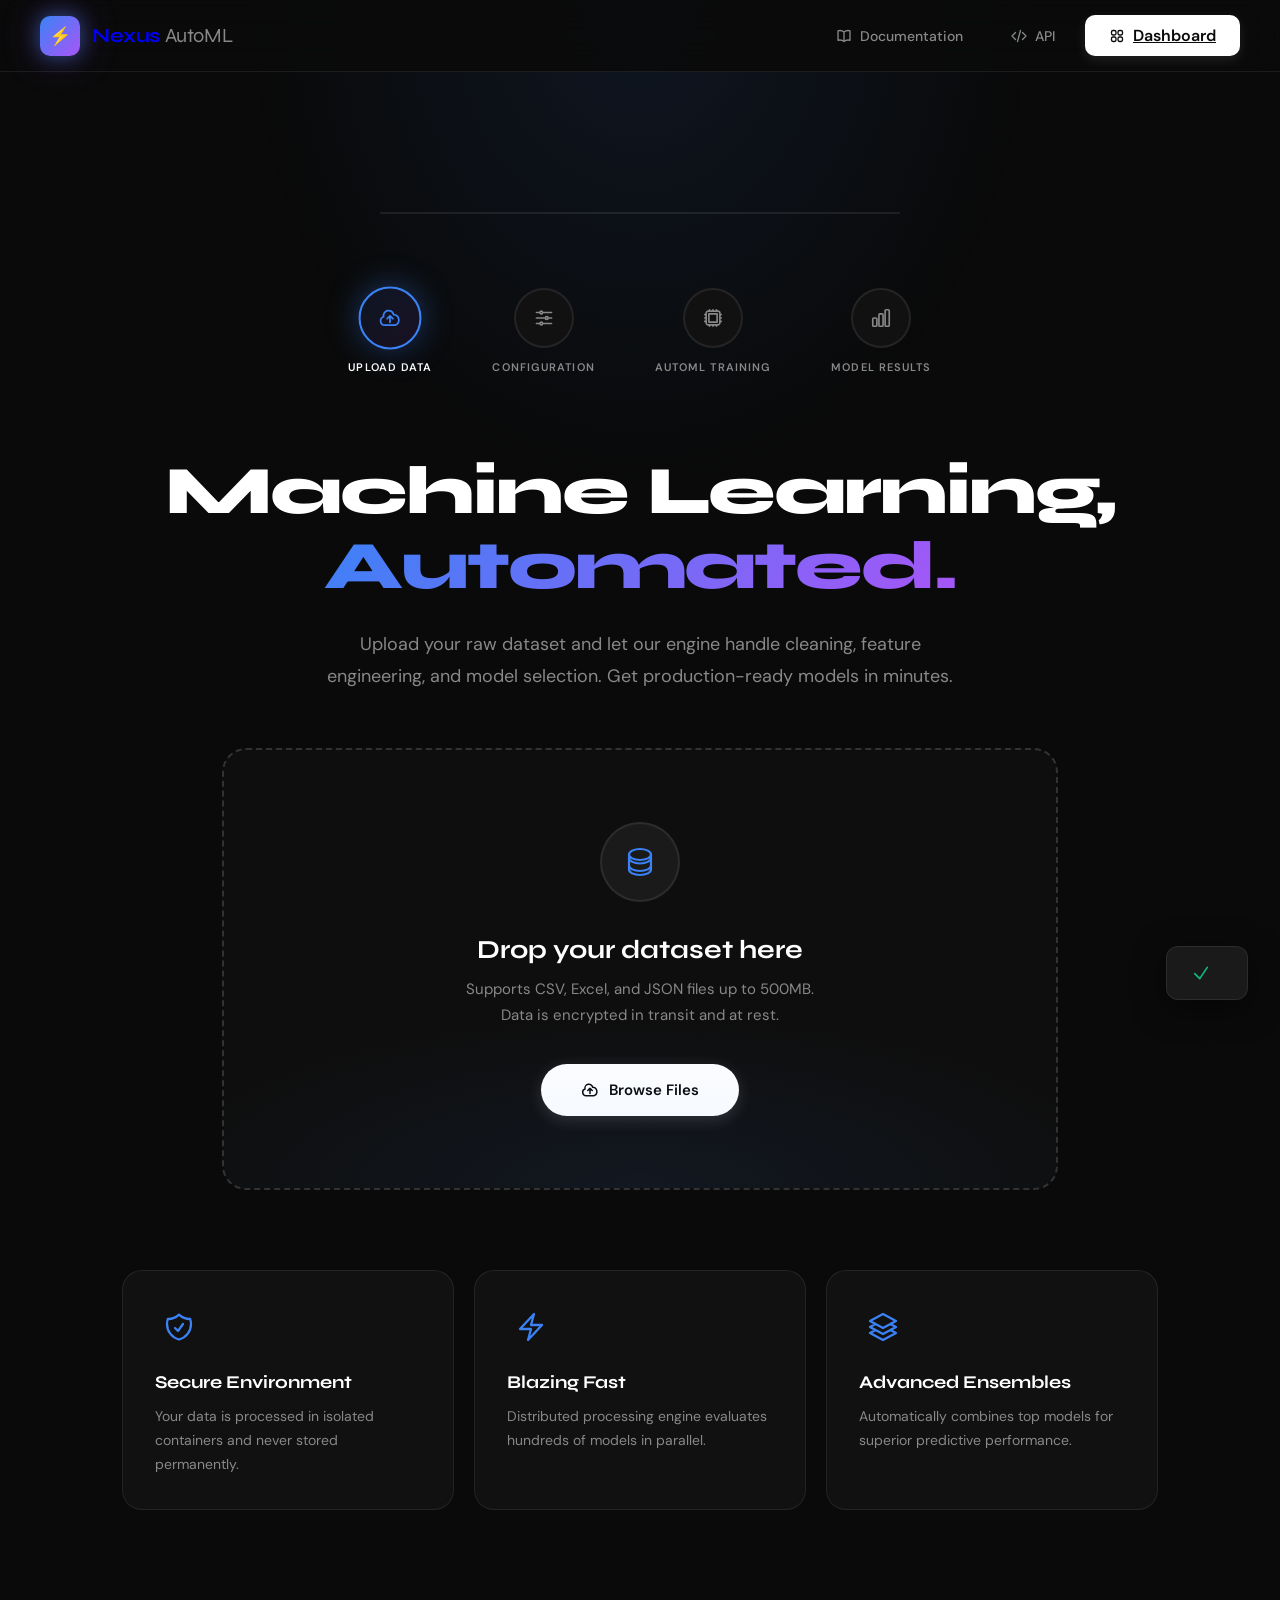
<file: automl-ui/Index.html>
<!DOCTYPE html>
<html lang="en">

<head>
  <meta charset="UTF-8" />
  <meta name="viewport" content="width=device-width, initial-scale=1.0" />
  <title>Nexus AutoML - Automated Machine Learning Platform</title>
  <link
    href="https://fonts.googleapis.com/css2?family=Syne:wght@400;600;700;800&family=DM+Sans:wght@300;400;500;600;700&display=swap"
    rel="stylesheet" />
  <link rel="stylesheet" href="Style.css" />
</head>

<body>

  <div class="bg-glow"></div>

  <!-- IMPROVED NAV -->
  <nav>
    <a href="index.html" class="nav-logo">
      <div class="logo-icon">⚡</div>
      <div class="logo-text">Nexus <span>AutoML</span></div>
    </a>
    <div class="nav-links">
      <a href="documentation.html" class="nav-link">
        <svg xmlns="http://www.w3.org/2000/svg" width="16" height="16" fill="none" viewBox="0 0 24 24"
          stroke="currentColor" stroke-width="2">
          <path stroke-linecap="round" stroke-linejoin="round"
            d="M12 6.042A8.967 8.967 0 0 0 6 3.75c-1.052 0-2.062.18-3 .512v14.25A8.987 8.987 0 0 1 6 18c2.305 0 4.408.867 6 2.292m0-14.25a8.966 8.966 0 0 1 6-2.292c1.052 0 2.062.18 3 .512v14.25A8.987 8.987 0 0 0 18 18a8.967 8.967 0 0 0-6 2.292m0-14.25v14.25" />
        </svg>
        Documentation
      </a>
      <a href="API.html" class="nav-link">
        <svg xmlns="http://www.w3.org/2000/svg" width="16" height="16" fill="none" viewBox="0 0 24 24"
          stroke="currentColor" stroke-width="2">
          <path stroke-linecap="round" stroke-linejoin="round"
            d="M17.25 6.75 22.5 12l-5.25 5.25m-10.5 0L1.5 12l5.25-5.25m7.5-3-4.5 16.5" />
        </svg>
        API
      </a>
      <a href="#" class="btn-dashboard">
        <svg xmlns="http://www.w3.org/2000/svg" width="16" height="16" fill="none" viewBox="0 0 24 24"
          stroke="currentColor" stroke-width="2">
          <path stroke-linecap="round" stroke-linejoin="round"
            d="M3.75 6A2.25 2.25 0 0 1 6 3.75h2.25A2.25 2.25 0 0 1 10.5 6v2.25a2.25 2.25 0 0 1-2.25 2.25H6a2.25 2.25 0 0 1-2.25-2.25V6ZM3.75 15.75A2.25 2.25 0 0 1 6 13.5h2.25a2.25 2.25 0 0 1 2.25 2.25V18a2.25 2.25 0 0 1-2.25 2.25H6A2.25 2.25 0 0 1 3.75 18v-2.25ZM13.5 6a2.25 2.25 0 0 1 2.25-2.25H18A2.25 2.25 0 0 1 20.25 6v2.25A2.25 2.25 0 0 1 18 10.5h-2.25a2.25 2.25 0 0 1-2.25-2.25V6ZM13.5 15.75a2.25 2.25 0 0 1 2.25-2.25H18a2.25 2.25 0 0 1 2.25 2.25V18A2.25 2.25 0 0 1 18 20.25h-2.25A2.25 2.25 0 0 1 13.5 18v-2.25Z" />
        </svg>
        Dashboard
      </a>
    </div>
  </nav>

  <main>
    <!-- STEPPER -->
    <div class="stepper-wrap">
      <div class="stepper-line">
        <div class="stepper-line-fill" id="stepperFill"></div>
      </div>
      <div class="stepper">
        <div class="step active" data-step="0">
          <div class="step-icon">
            <svg xmlns="http://www.w3.org/2000/svg" width="22" height="22" fill="none" viewBox="0 0 24 24"
              stroke="currentColor" stroke-width="1.8">
              <path stroke-linecap="round" stroke-linejoin="round"
                d="M12 16.5V9.75m0 0 3 3m-3-3-3 3M6.75 19.5a4.5 4.5 0 0 1-1.41-8.775 5.25 5.25 0 0 1 10.338-2.32 5.75 5.75 0 0 1 1.84 11.095H6.75Z" />
            </svg>
          </div>
          <span class="step-label">Upload Data</span>
        </div>
        <div class="step" data-step="1">
          <div class="step-icon">
            <svg xmlns="http://www.w3.org/2000/svg" width="22" height="22" fill="none" viewBox="0 0 24 24"
              stroke="currentColor" stroke-width="1.8">
              <path stroke-linecap="round" stroke-linejoin="round"
                d="M10.5 6h9.75M10.5 6a1.5 1.5 0 1 1-3 0m3 0a1.5 1.5 0 1 0-3 0M3.75 6H7.5m3 12h9.75m-9.75 0a1.5 1.5 0 0 1-3 0m3 0a1.5 1.5 0 0 0-3 0m-3.75 0H7.5m9-6h3.75m-3.75 0a1.5 1.5 0 0 1-3 0m3 0a1.5 1.5 0 0 0-3 0m-9.75 0h9.75" />
            </svg>
          </div>
          <span class="step-label">Configuration</span>
        </div>
        <div class="step" data-step="2">
          <div class="step-icon">
            <svg xmlns="http://www.w3.org/2000/svg" width="22" height="22" fill="none" viewBox="0 0 24 24"
              stroke="currentColor" stroke-width="1.8">
              <path stroke-linecap="round" stroke-linejoin="round"
                d="M8.25 3v1.5M4.5 8.25H3m18 0h-1.5M4.5 12H3m18 0h-1.5m-15 3.75H3m18 0h-1.5M8.25 19.5V21M12 3v1.5m0 15V21m3.75-18v1.5m0 15V21m-9-1.5h10.5a2.25 2.25 0 0 0 2.25-2.25V6.75a2.25 2.25 0 0 0-2.25-2.25H6.75A2.25 2.25 0 0 0 4.5 6.75v10.5a2.25 2.25 0 0 0 2.25 2.25Zm.75-12h9v9h-9v-9Z" />
            </svg>
          </div>
          <span class="step-label">AutoML Training</span>
        </div>
        <div class="step" data-step="3">
          <div class="step-icon">
            <svg xmlns="http://www.w3.org/2000/svg" width="22" height="22" fill="none" viewBox="0 0 24 24"
              stroke="currentColor" stroke-width="1.8">
              <path stroke-linecap="round" stroke-linejoin="round"
                d="M3 13.125C3 12.504 3.504 12 4.125 12h2.25c.621 0 1.125.504 1.125 1.125v6.75C7.5 20.496 6.996 21 6.375 21h-2.25A1.125 1.125 0 0 1 3 19.875v-6.75ZM9.75 8.625c0-.621.504-1.125 1.125-1.125h2.25c.621 0 1.125.504 1.125 1.125v11.25c0 .621-.504 1.125-1.125 1.125h-2.25a1.125 1.125 0 0 1-1.125-1.125V8.625ZM16.5 4.125c0-.621.504-1.125 1.125-1.125h2.25C20.496 3 21 3.504 21 4.125v15.75c0 .621-.504 1.125-1.125 1.125h-2.25a1.125 1.125 0 0 1-1.125-1.125V4.125Z" />
            </svg>
          </div>
          <span class="step-label">Model Results</span>
        </div>
      </div>
    </div>

    <!-- HERO -->
    <section class="hero">
      <h1>Machine Learning,<br><span class="gradient-text">Automated.</span></h1>
      <p>Upload your raw dataset and let our engine handle cleaning, feature engineering, and model selection. Get
        production-ready models in minutes.</p>
    </section>

    <!-- DROP ZONE -->
    <div class="dropzone-wrap">
      <div class="dropzone" id="dropzone">
        <div class="drop-icon-wrap">
          <svg xmlns="http://www.w3.org/2000/svg" width="32" height="32" fill="none" viewBox="0 0 24 24"
            stroke="#3b82f6" stroke-width="1.6">
            <path stroke-linecap="round" stroke-linejoin="round"
              d="M20.25 6.375c0 2.278-3.694 4.125-8.25 4.125S3.75 8.653 3.75 6.375m16.5 0c0-2.278-3.694-4.125-8.25-4.125S3.75 4.097 3.75 6.375m16.5 0v11.25c0 2.278-3.694 4.125-8.25 4.125s-8.25-1.847-8.25-4.125V6.375m16.5 2.625c0 2.278-3.694 4.125-8.25 4.125s-8.25-1.847-8.25-4.125m16.5 5.625c0 2.278-3.694 4.125-8.25 4.125s-8.25-1.847-8.25-4.125" />
          </svg>
        </div>
        <h2>Drop your dataset here</h2>
        <p>Supports CSV, Excel, and JSON files up to 500MB.<br>Data is encrypted in transit and at rest.</p>
        <button class="btn-browse" onclick="document.getElementById('fileInput').click()">
          <svg xmlns="http://www.w3.org/2000/svg" fill="none" viewBox="0 0 24 24" stroke="currentColor"
            stroke-width="2">
            <path stroke-linecap="round" stroke-linejoin="round"
              d="M12 16.5V9.75m0 0 3 3m-3-3-3 3M6.75 19.5a4.5 4.5 0 0 1-1.41-8.775 5.25 5.25 0 0 1 10.338-2.32 5.75 5.75 0 0 1 1.84 11.095H6.75Z" />
          </svg>
          Browse Files
        </button>
      </div>
      <input type="file" id="fileInput" accept=".csv,.xlsx,.xls,.json">
    </div>

    <!-- CONFIGURATION SECTION -->
    <div id="configSection" class="config-section hidden">
      <div class="config-card">
        <div class="config-header">
          <h2>Configure AutoML</h2>
          <p>Select your target variable and let the magic begin</p>
        </div>
        <div class="config-body">
          <label for="targetSelect">Target Column</label>
          <div class="select-wrapper">
            <select id="targetSelect"></select>
            <svg class="select-icon" xmlns="http://www.w3.org/2000/svg" width="20" height="20" fill="none"
              viewBox="0 0 24 24" stroke="currentColor" stroke-width="2">
              <path stroke-linecap="round" stroke-linejoin="round" d="m19.5 8.25-7.5 7.5-7.5-7.5" />
            </svg>
          </div>
          <button id="runBtn" class="btn-run">
            <svg xmlns="http://www.w3.org/2000/svg" width="18" height="18" fill="none" viewBox="0 0 24 24"
              stroke="currentColor" stroke-width="2">
              <path stroke-linecap="round" stroke-linejoin="round"
                d="M5.25 5.653c0-.856.917-1.398 1.667-.986l11.54 6.347a1.125 1.125 0 0 1 0 1.972l-11.54 6.347a1.125 1.125 0 0 1-1.667-.986V5.653Z" />
            </svg>
            Start Training
          </button>
        </div>
      </div>

      <!-- IMPROVED OUTPUT SECTION -->
      <div id="output" class="output-section" style="display:none;">
        <div class="output-container"></div>
      </div>
    </div>

    <!-- FEATURES -->
    <div class="features">
      <div class="feature-card">
        <div class="feature-icon">
          <svg xmlns="http://www.w3.org/2000/svg" fill="none" viewBox="0 0 24 24" stroke="#3b82f6" stroke-width="1.7">
            <path stroke-linecap="round" stroke-linejoin="round"
              d="M9 12.75 11.25 15 15 9.75m-3-7.036A11.959 11.959 0 0 1 3.598 6 11.99 11.99 0 0 0 3 9.749c0 5.592 3.824 10.29 9 11.623 5.176-1.332 9-6.03 9-11.622 0-1.31-.21-2.571-.598-3.751h-.152c-3.196 0-6.1-1.248-8.25-3.285Z" />
          </svg>
        </div>
        <h3>Secure Environment</h3>
        <p>Your data is processed in isolated containers and never stored permanently.</p>
      </div>
      <div class="feature-card">
        <div class="feature-icon">
          <svg xmlns="http://www.w3.org/2000/svg" fill="none" viewBox="0 0 24 24" stroke="#3b82f6" stroke-width="1.7">
            <path stroke-linecap="round" stroke-linejoin="round"
              d="m3.75 13.5 10.5-11.25L12 10.5h8.25L9.75 21.75 12 13.5H3.75Z" />
          </svg>
        </div>
        <h3>Blazing Fast</h3>
        <p>Distributed processing engine evaluates hundreds of models in parallel.</p>
      </div>
      <div class="feature-card">
        <div class="feature-icon">
          <svg xmlns="http://www.w3.org/2000/svg" fill="none" viewBox="0 0 24 24" stroke="#3b82f6" stroke-width="1.7">
            <path stroke-linecap="round" stroke-linejoin="round"
              d="M6.429 9.75 2.25 12l4.179 2.25m0-4.5 5.571 3 5.571-3m-11.142 0L2.25 7.5 12 2.25l9.75 5.25-4.179 2.25m0 0L21.75 12l-4.179 2.25m0 0 4.179 2.25L12 21.75 2.25 16.5l4.179-2.25m11.142 0-5.571 3-5.571-3" />
          </svg>
        </div>
        <h3>Advanced Ensembles</h3>
        <p>Automatically combines top models for superior predictive performance.</p>
      </div>
    </div>
  </main>

  <!-- TOAST -->
  <div class="toast" id="toast">
    <svg class="toast-icon" xmlns="http://www.w3.org/2000/svg" width="20" height="20" fill="none" viewBox="0 0 24 24"
      stroke="currentColor" stroke-width="2">
      <path stroke-linecap="round" stroke-linejoin="round" d="m4.5 12.75 6 6 9-13.5" />
    </svg>
    <span class="toast-text"></span>
  </div>

  <script src="script.js"></script>
</body>

</html>
</file>
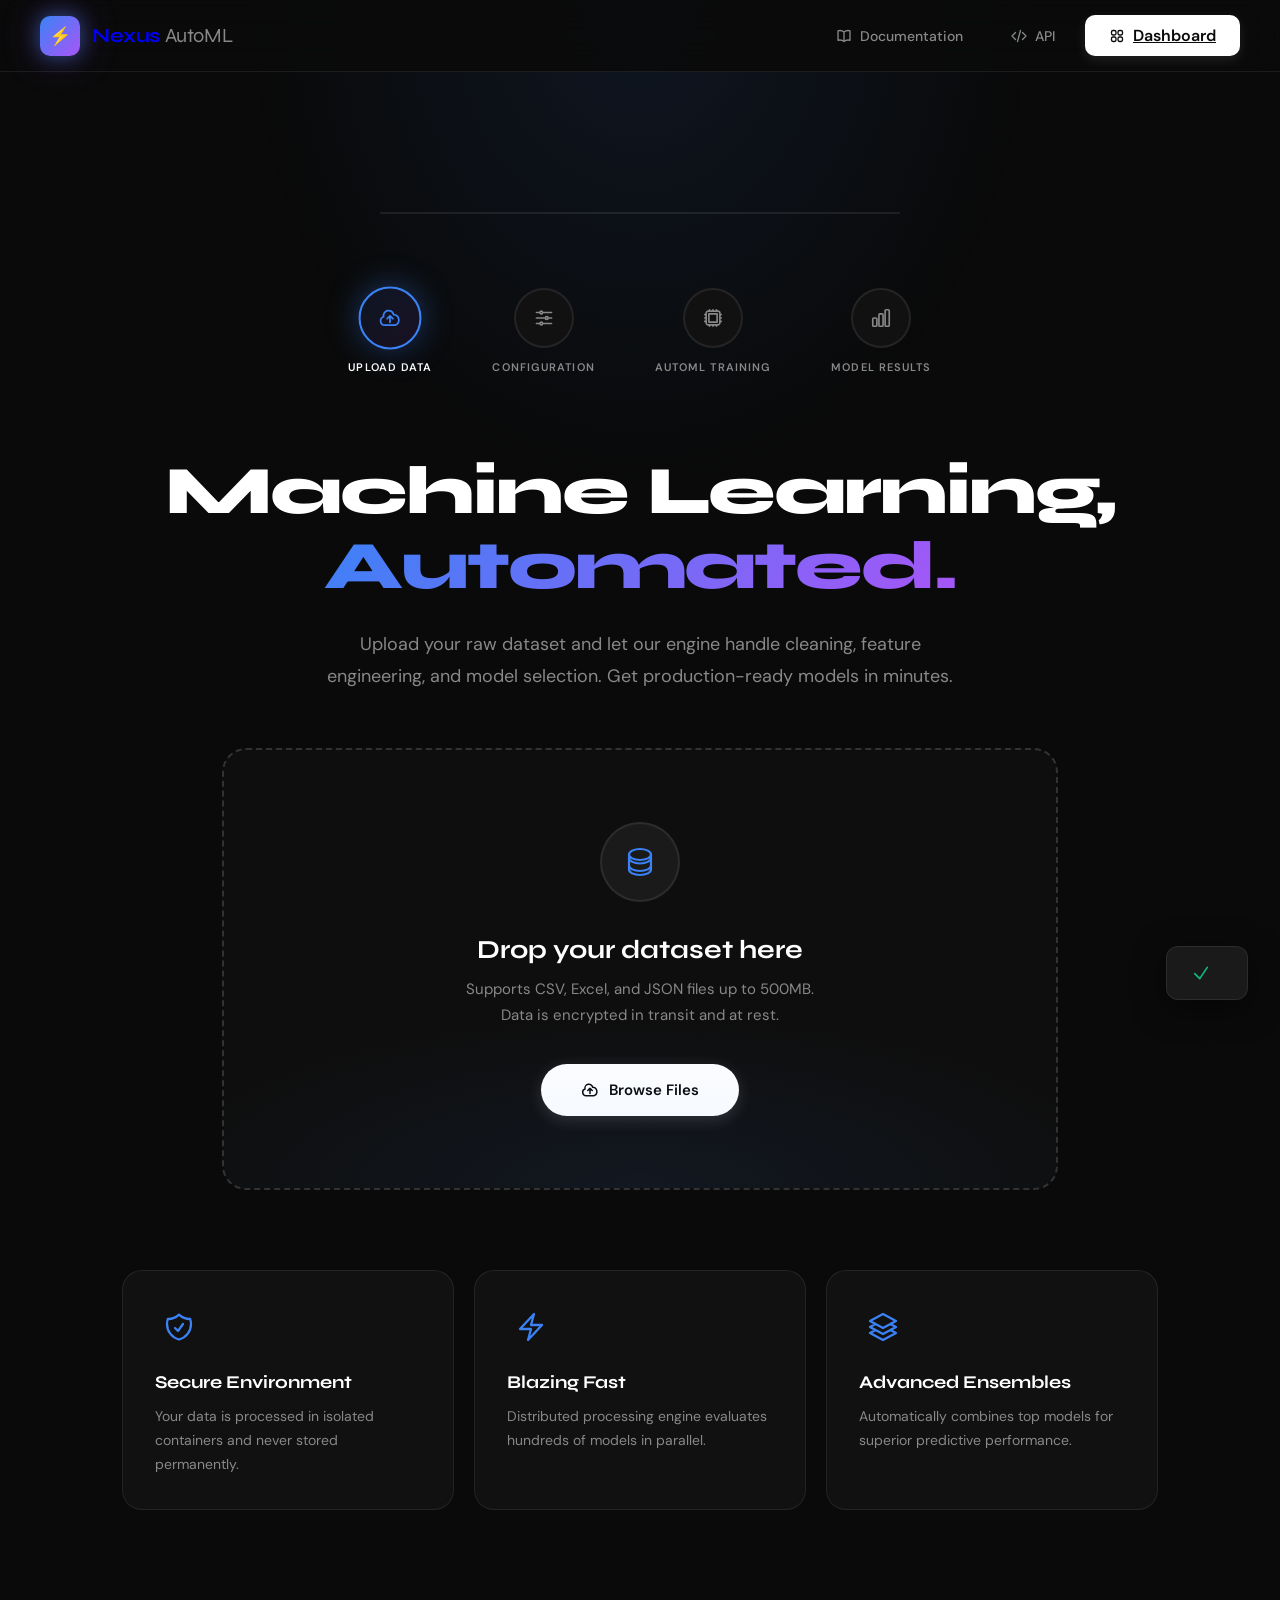
<file: automl-ui/index.html>
<!DOCTYPE html>
<html lang="en">

<head>
  <meta charset="UTF-8" />
  <meta name="viewport" content="width=device-width, initial-scale=1.0" />
  <title>Nexus AutoML - Automated Machine Learning Platform</title>
  <link
    href="https://fonts.googleapis.com/css2?family=Syne:wght@400;600;700;800&family=DM+Sans:wght@300;400;500;600;700&display=swap"
    rel="stylesheet" />
  <link rel="stylesheet" href="style.css" />
</head>

<body>

  <div class="bg-glow"></div>

  <!-- IMPROVED NAV -->
  <nav>
    <a href="index.html" class="nav-logo">
      <div class="logo-icon">⚡</div>
      <div class="logo-text">Nexus <span>AutoML</span></div>
    </a>
    <div class="nav-links">
      <a href="documentation.html" class="nav-link">
        <svg xmlns="http://www.w3.org/2000/svg" width="16" height="16" fill="none" viewBox="0 0 24 24"
          stroke="currentColor" stroke-width="2">
          <path stroke-linecap="round" stroke-linejoin="round"
            d="M12 6.042A8.967 8.967 0 0 0 6 3.75c-1.052 0-2.062.18-3 .512v14.25A8.987 8.987 0 0 1 6 18c2.305 0 4.408.867 6 2.292m0-14.25a8.966 8.966 0 0 1 6-2.292c1.052 0 2.062.18 3 .512v14.25A8.987 8.987 0 0 0 18 18a8.967 8.967 0 0 0-6 2.292m0-14.25v14.25" />
        </svg>
        Documentation
      </a>
      <a href="API.html" class="nav-link">
        <svg xmlns="http://www.w3.org/2000/svg" width="16" height="16" fill="none" viewBox="0 0 24 24"
          stroke="currentColor" stroke-width="2">
          <path stroke-linecap="round" stroke-linejoin="round"
            d="M17.25 6.75 22.5 12l-5.25 5.25m-10.5 0L1.5 12l5.25-5.25m7.5-3-4.5 16.5" />
        </svg>
        API
      </a>
      <a href="#" class="btn-dashboard">
        <svg xmlns="http://www.w3.org/2000/svg" width="16" height="16" fill="none" viewBox="0 0 24 24"
          stroke="currentColor" stroke-width="2">
          <path stroke-linecap="round" stroke-linejoin="round"
            d="M3.75 6A2.25 2.25 0 0 1 6 3.75h2.25A2.25 2.25 0 0 1 10.5 6v2.25a2.25 2.25 0 0 1-2.25 2.25H6a2.25 2.25 0 0 1-2.25-2.25V6ZM3.75 15.75A2.25 2.25 0 0 1 6 13.5h2.25a2.25 2.25 0 0 1 2.25 2.25V18a2.25 2.25 0 0 1-2.25 2.25H6A2.25 2.25 0 0 1 3.75 18v-2.25ZM13.5 6a2.25 2.25 0 0 1 2.25-2.25H18A2.25 2.25 0 0 1 20.25 6v2.25A2.25 2.25 0 0 1 18 10.5h-2.25a2.25 2.25 0 0 1-2.25-2.25V6ZM13.5 15.75a2.25 2.25 0 0 1 2.25-2.25H18a2.25 2.25 0 0 1 2.25 2.25V18A2.25 2.25 0 0 1 18 20.25h-2.25A2.25 2.25 0 0 1 13.5 18v-2.25Z" />
        </svg>
        Dashboard
      </a>
    </div>
  </nav>

  <main>
    <!-- STEPPER -->
    <div class="stepper-wrap">
      <div class="stepper-line">
        <div class="stepper-line-fill" id="stepperFill"></div>
      </div>
      <div class="stepper">
        <div class="step active" data-step="0">
          <div class="step-icon">
            <svg xmlns="http://www.w3.org/2000/svg" width="22" height="22" fill="none" viewBox="0 0 24 24"
              stroke="currentColor" stroke-width="1.8">
              <path stroke-linecap="round" stroke-linejoin="round"
                d="M12 16.5V9.75m0 0 3 3m-3-3-3 3M6.75 19.5a4.5 4.5 0 0 1-1.41-8.775 5.25 5.25 0 0 1 10.338-2.32 5.75 5.75 0 0 1 1.84 11.095H6.75Z" />
            </svg>
          </div>
          <span class="step-label">Upload Data</span>
        </div>
        <div class="step" data-step="1">
          <div class="step-icon">
            <svg xmlns="http://www.w3.org/2000/svg" width="22" height="22" fill="none" viewBox="0 0 24 24"
              stroke="currentColor" stroke-width="1.8">
              <path stroke-linecap="round" stroke-linejoin="round"
                d="M10.5 6h9.75M10.5 6a1.5 1.5 0 1 1-3 0m3 0a1.5 1.5 0 1 0-3 0M3.75 6H7.5m3 12h9.75m-9.75 0a1.5 1.5 0 0 1-3 0m3 0a1.5 1.5 0 0 0-3 0m-3.75 0H7.5m9-6h3.75m-3.75 0a1.5 1.5 0 0 1-3 0m3 0a1.5 1.5 0 0 0-3 0m-9.75 0h9.75" />
            </svg>
          </div>
          <span class="step-label">Configuration</span>
        </div>
        <div class="step" data-step="2">
          <div class="step-icon">
            <svg xmlns="http://www.w3.org/2000/svg" width="22" height="22" fill="none" viewBox="0 0 24 24"
              stroke="currentColor" stroke-width="1.8">
              <path stroke-linecap="round" stroke-linejoin="round"
                d="M8.25 3v1.5M4.5 8.25H3m18 0h-1.5M4.5 12H3m18 0h-1.5m-15 3.75H3m18 0h-1.5M8.25 19.5V21M12 3v1.5m0 15V21m3.75-18v1.5m0 15V21m-9-1.5h10.5a2.25 2.25 0 0 0 2.25-2.25V6.75a2.25 2.25 0 0 0-2.25-2.25H6.75A2.25 2.25 0 0 0 4.5 6.75v10.5a2.25 2.25 0 0 0 2.25 2.25Zm.75-12h9v9h-9v-9Z" />
            </svg>
          </div>
          <span class="step-label">AutoML Training</span>
        </div>
        <div class="step" data-step="3">
          <div class="step-icon">
            <svg xmlns="http://www.w3.org/2000/svg" width="22" height="22" fill="none" viewBox="0 0 24 24"
              stroke="currentColor" stroke-width="1.8">
              <path stroke-linecap="round" stroke-linejoin="round"
                d="M3 13.125C3 12.504 3.504 12 4.125 12h2.25c.621 0 1.125.504 1.125 1.125v6.75C7.5 20.496 6.996 21 6.375 21h-2.25A1.125 1.125 0 0 1 3 19.875v-6.75ZM9.75 8.625c0-.621.504-1.125 1.125-1.125h2.25c.621 0 1.125.504 1.125 1.125v11.25c0 .621-.504 1.125-1.125 1.125h-2.25a1.125 1.125 0 0 1-1.125-1.125V8.625ZM16.5 4.125c0-.621.504-1.125 1.125-1.125h2.25C20.496 3 21 3.504 21 4.125v15.75c0 .621-.504 1.125-1.125 1.125h-2.25a1.125 1.125 0 0 1-1.125-1.125V4.125Z" />
            </svg>
          </div>
          <span class="step-label">Model Results</span>
        </div>
      </div>
    </div>

    <!-- HERO -->
    <section class="hero">
      <h1>Machine Learning,<br><span class="gradient-text">Automated.</span></h1>
      <p>Upload your raw dataset and let our engine handle cleaning, feature engineering, and model selection. Get
        production-ready models in minutes.</p>
    </section>

    <!-- DROP ZONE -->
    <div class="dropzone-wrap">
      <div class="dropzone" id="dropzone">
        <div class="drop-icon-wrap">
          <svg xmlns="http://www.w3.org/2000/svg" width="32" height="32" fill="none" viewBox="0 0 24 24"
            stroke="#3b82f6" stroke-width="1.6">
            <path stroke-linecap="round" stroke-linejoin="round"
              d="M20.25 6.375c0 2.278-3.694 4.125-8.25 4.125S3.75 8.653 3.75 6.375m16.5 0c0-2.278-3.694-4.125-8.25-4.125S3.75 4.097 3.75 6.375m16.5 0v11.25c0 2.278-3.694 4.125-8.25 4.125s-8.25-1.847-8.25-4.125V6.375m16.5 2.625c0 2.278-3.694 4.125-8.25 4.125s-8.25-1.847-8.25-4.125m16.5 5.625c0 2.278-3.694 4.125-8.25 4.125s-8.25-1.847-8.25-4.125" />
          </svg>
        </div>
        <h2>Drop your dataset here</h2>
        <p>Supports CSV, Excel, and JSON files up to 500MB.<br>Data is encrypted in transit and at rest.</p>
        <button class="btn-browse" onclick="document.getElementById('fileInput').click()">
          <svg xmlns="http://www.w3.org/2000/svg" fill="none" viewBox="0 0 24 24" stroke="currentColor"
            stroke-width="2">
            <path stroke-linecap="round" stroke-linejoin="round"
              d="M12 16.5V9.75m0 0 3 3m-3-3-3 3M6.75 19.5a4.5 4.5 0 0 1-1.41-8.775 5.25 5.25 0 0 1 10.338-2.32 5.75 5.75 0 0 1 1.84 11.095H6.75Z" />
          </svg>
          Browse Files
        </button>
      </div>
      <input type="file" id="fileInput" accept=".csv,.xlsx,.xls,.json">
    </div>

    <!-- CONFIGURATION SECTION -->
    <div id="configSection" class="config-section hidden">
      <div class="config-card">
        <div class="config-header">
          <h2>Configure AutoML</h2>
          <p>Select your target variable and let the magic begin</p>
        </div>
        <div class="config-body">
          <label for="targetSelect">Target Column</label>
          <div class="select-wrapper">
            <select id="targetSelect"></select>
            <svg class="select-icon" xmlns="http://www.w3.org/2000/svg" width="20" height="20" fill="none"
              viewBox="0 0 24 24" stroke="currentColor" stroke-width="2">
              <path stroke-linecap="round" stroke-linejoin="round" d="m19.5 8.25-7.5 7.5-7.5-7.5" />
            </svg>
          </div>
          <button id="runBtn" class="btn-run">
            <svg xmlns="http://www.w3.org/2000/svg" width="18" height="18" fill="none" viewBox="0 0 24 24"
              stroke="currentColor" stroke-width="2">
              <path stroke-linecap="round" stroke-linejoin="round"
                d="M5.25 5.653c0-.856.917-1.398 1.667-.986l11.54 6.347a1.125 1.125 0 0 1 0 1.972l-11.54 6.347a1.125 1.125 0 0 1-1.667-.986V5.653Z" />
            </svg>
            Start Training
          </button>
        </div>
      </div>

      <!-- IMPROVED OUTPUT SECTION -->
      <div id="output" class="output-section" style="display:none;">
        <div class="output-container"></div>
      </div>
    </div>

    <!-- FEATURES -->
    <div class="features">
      <div class="feature-card">
        <div class="feature-icon">
          <svg xmlns="http://www.w3.org/2000/svg" fill="none" viewBox="0 0 24 24" stroke="#3b82f6" stroke-width="1.7">
            <path stroke-linecap="round" stroke-linejoin="round"
              d="M9 12.75 11.25 15 15 9.75m-3-7.036A11.959 11.959 0 0 1 3.598 6 11.99 11.99 0 0 0 3 9.749c0 5.592 3.824 10.29 9 11.623 5.176-1.332 9-6.03 9-11.622 0-1.31-.21-2.571-.598-3.751h-.152c-3.196 0-6.1-1.248-8.25-3.285Z" />
          </svg>
        </div>
        <h3>Secure Environment</h3>
        <p>Your data is processed in isolated containers and never stored permanently.</p>
      </div>
      <div class="feature-card">
        <div class="feature-icon">
          <svg xmlns="http://www.w3.org/2000/svg" fill="none" viewBox="0 0 24 24" stroke="#3b82f6" stroke-width="1.7">
            <path stroke-linecap="round" stroke-linejoin="round"
              d="m3.75 13.5 10.5-11.25L12 10.5h8.25L9.75 21.75 12 13.5H3.75Z" />
          </svg>
        </div>
        <h3>Blazing Fast</h3>
        <p>Distributed processing engine evaluates hundreds of models in parallel.</p>
      </div>
      <div class="feature-card">
        <div class="feature-icon">
          <svg xmlns="http://www.w3.org/2000/svg" fill="none" viewBox="0 0 24 24" stroke="#3b82f6" stroke-width="1.7">
            <path stroke-linecap="round" stroke-linejoin="round"
              d="M6.429 9.75 2.25 12l4.179 2.25m0-4.5 5.571 3 5.571-3m-11.142 0L2.25 7.5 12 2.25l9.75 5.25-4.179 2.25m0 0L21.75 12l-4.179 2.25m0 0 4.179 2.25L12 21.75 2.25 16.5l4.179-2.25m11.142 0-5.571 3-5.571-3" />
          </svg>
        </div>
        <h3>Advanced Ensembles</h3>
        <p>Automatically combines top models for superior predictive performance.</p>
      </div>
    </div>
  </main>

  <!-- TOAST -->
  <div class="toast" id="toast">
    <svg class="toast-icon" xmlns="http://www.w3.org/2000/svg" width="20" height="20" fill="none" viewBox="0 0 24 24"
      stroke="currentColor" stroke-width="2">
      <path stroke-linecap="round" stroke-linejoin="round" d="m4.5 12.75 6 6 9-13.5" />
    </svg>
    <span class="toast-text"></span>
  </div>

  <script src="script.js"></script>
</body>

</html>
</file>
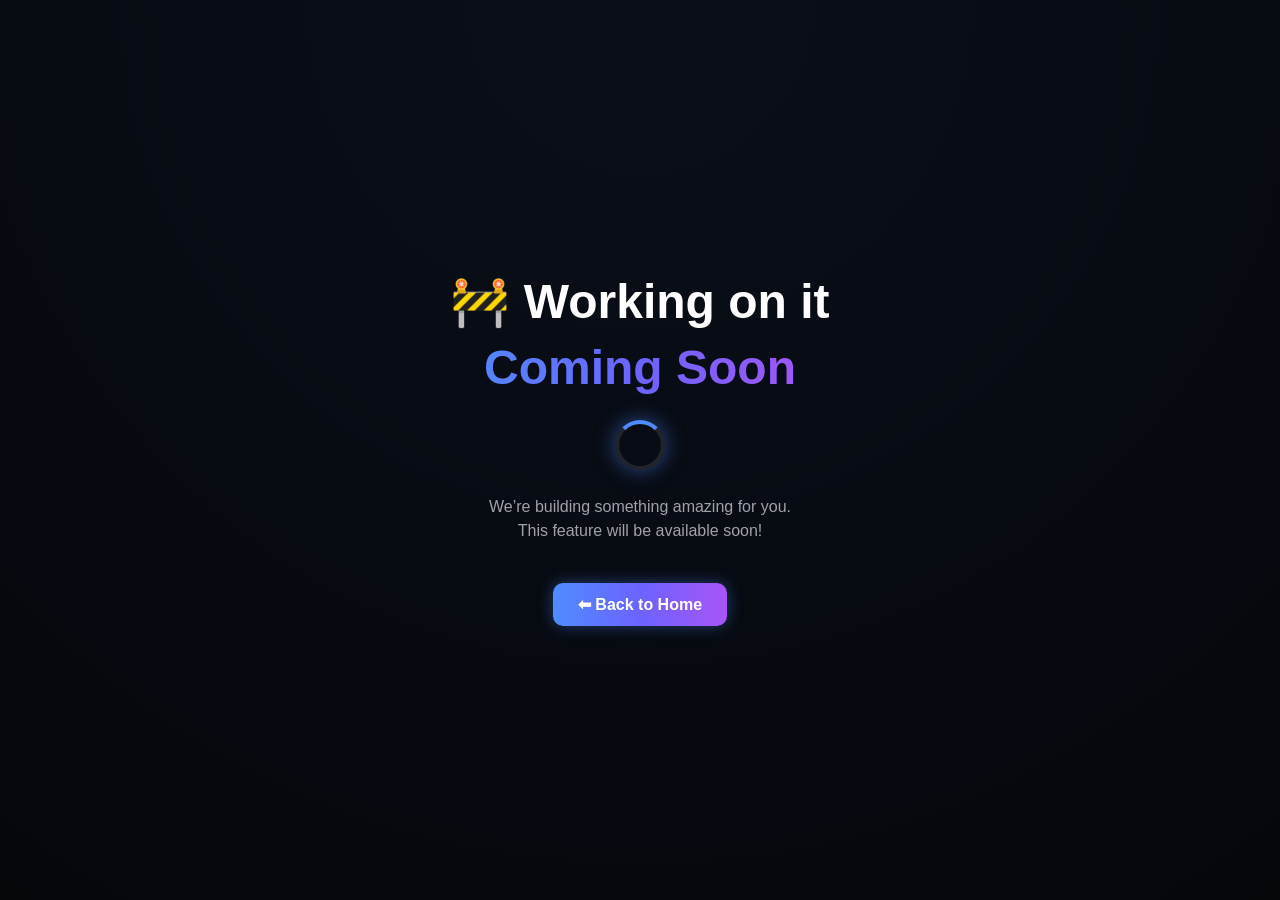
<file: automl-ui/API.html>
<!DOCTYPE html>
<html lang="en">
<head>
  <meta charset="UTF-8">
  <meta name="viewport" content="width=device-width, initial-scale=1.0">
  <title>Coming Soon</title>

  <style>
    * {
      margin: 0;
      padding: 0;
      box-sizing: border-box;
      font-family: "Segoe UI", sans-serif;
    }

    body {
      height: 100vh;
      display: flex;
      justify-content: center;
      align-items: center;
      background: radial-gradient(circle at top, #0A0F1A, #05070B);
      color: #fff;
      text-align: center;
    }

    .container {
      max-width: 600px;
    }

    h1 {
      font-size: 3rem;
      font-weight: 700;
      margin-bottom: 10px;
    }

    .gradient-text {
      background: linear-gradient(90deg, #4F8CFF, #6C63FF, #A855F7);
      -webkit-background-clip: text;
      -webkit-text-fill-color: transparent;
    }

    p {
      color: #A1A1AA;
      margin: 20px 0;
      line-height: 1.5;
    }

    .loader {
      margin: 25px auto;
      width: 50px;
      height: 50px;
      border: 4px solid rgba(255,255,255,0.1);
      border-top: 4px solid #4F8CFF;
      border-radius: 50%;
      animation: spin 1s linear infinite;
      box-shadow: 0 0 20px rgba(79,140,255,0.5);
    }

    @keyframes spin {
      0% { transform: rotate(0deg); }
      100% { transform: rotate(360deg); }
    }

    .btn {
      display: inline-block;
      margin-top: 20px;
      padding: 12px 25px;
      border-radius: 10px;
      text-decoration: none;
      font-weight: 600;
      background: linear-gradient(90deg, #4F8CFF, #6C63FF, #A855F7);
      color: #fff;
      transition: 0.3s ease;
      box-shadow: 0 0 15px rgba(79,140,255,0.4);
    }

    .btn:hover {
      transform: translateY(-2px);
      box-shadow: 0 0 25px rgba(168,85,247,0.6);
    }

  </style>
</head>

<body>
  <div class="container">
    <h1>🚧 Working on it</h1>
    <h1 class="gradient-text">Coming Soon</h1>

    <div class="loader"></div>

    <p>
      We’re building something amazing for you.<br>
      This feature will be available soon!
    </p>

    <!-- Change href to your actual page -->
    <a href="https://nexus-automl.vercel.app/" class="btn">⬅ Back to Home</a>
  </div>
</body>
</html>
</file>
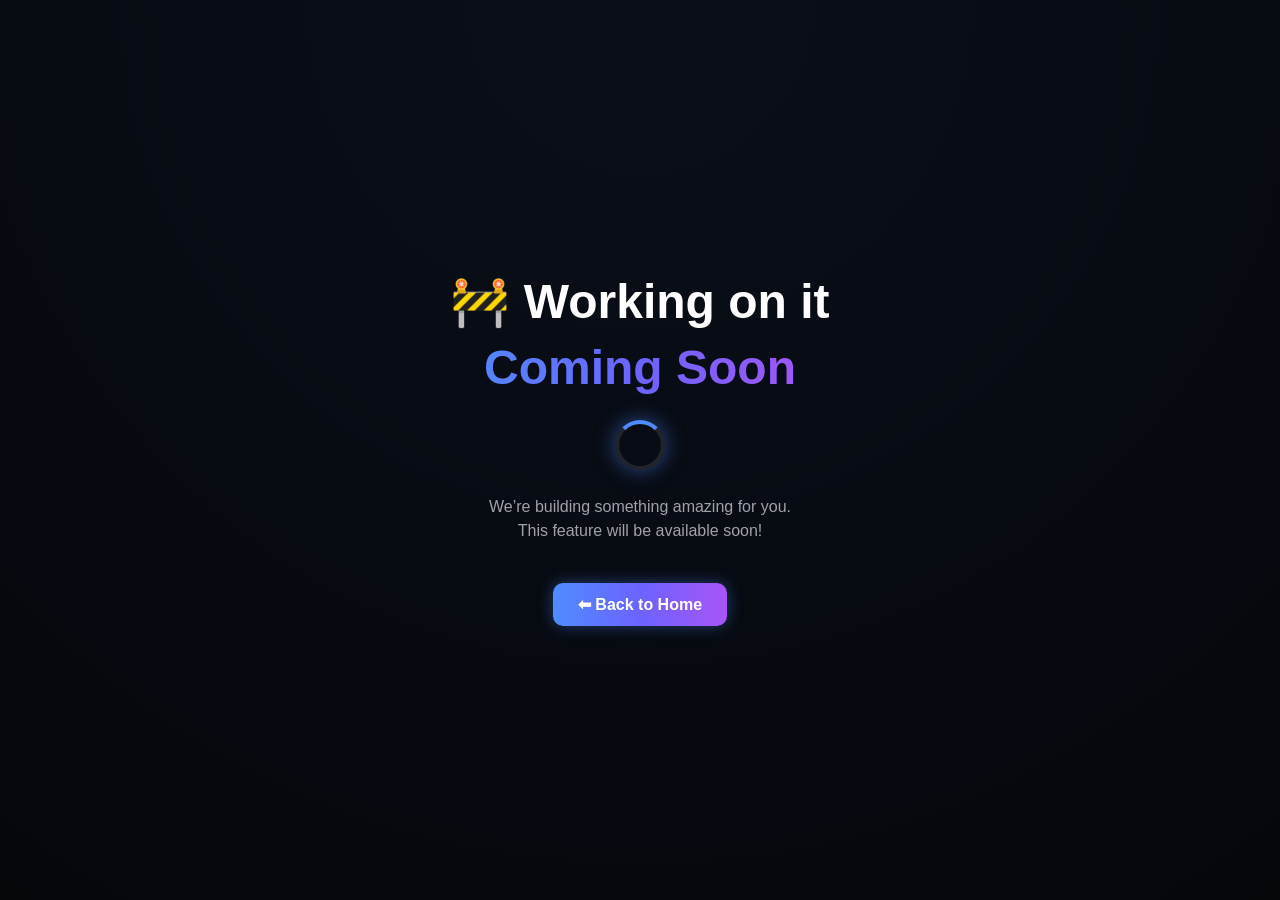
<file: automl-ui/documentation.html>
﻿<!DOCTYPE html>
<html lang="en">
<head>
  <meta charset="UTF-8">
  <meta name="viewport" content="width=device-width, initial-scale=1.0">
  <title>Coming Soon</title>

  <style>
    * {
      margin: 0;
      padding: 0;
      box-sizing: border-box;
      font-family: "Segoe UI", sans-serif;
    }

    body {
      height: 100vh;
      display: flex;
      justify-content: center;
      align-items: center;
      background: radial-gradient(circle at top, #0A0F1A, #05070B);
      color: #fff;
      text-align: center;
    }

    .container {
      max-width: 600px;
    }

    h1 {
      font-size: 3rem;
      font-weight: 700;
      margin-bottom: 10px;
    }

    .gradient-text {
      background: linear-gradient(90deg, #4F8CFF, #6C63FF, #A855F7);
      -webkit-background-clip: text;
      -webkit-text-fill-color: transparent;
    }

    p {
      color: #A1A1AA;
      margin: 20px 0;
      line-height: 1.5;
    }

    .loader {
      margin: 25px auto;
      width: 50px;
      height: 50px;
      border: 4px solid rgba(255,255,255,0.1);
      border-top: 4px solid #4F8CFF;
      border-radius: 50%;
      animation: spin 1s linear infinite;
      box-shadow: 0 0 20px rgba(79,140,255,0.5);
    }

    @keyframes spin {
      0% { transform: rotate(0deg); }
      100% { transform: rotate(360deg); }
    }

    .btn {
      display: inline-block;
      margin-top: 20px;
      padding: 12px 25px;
      border-radius: 10px;
      text-decoration: none;
      font-weight: 600;
      background: linear-gradient(90deg, #4F8CFF, #6C63FF, #A855F7);
      color: #fff;
      transition: 0.3s ease;
      box-shadow: 0 0 15px rgba(79,140,255,0.4);
    }

    .btn:hover {
      transform: translateY(-2px);
      box-shadow: 0 0 25px rgba(168,85,247,0.6);
    }

  </style>
</head>

<body>
  <div class="container">
    <h1>🚧 Working on it</h1>
    <h1 class="gradient-text">Coming Soon</h1>

    <div class="loader"></div>

    <p>
      We’re building something amazing for you.<br>
      This feature will be available soon!
    </p>

    <!-- Change href to your actual page -->
    <a href="https://nexus-automl.vercel.app/" class="btn">⬅ Back to Home</a>
  </div>
</body>
</html>
<!--<!DOCTYPE html>
<html lang="en">

<head>
  <meta charset="UTF-8" />
  <meta name="viewport" content="width=device-width, initial-scale=1.0" />
  <title>Documentation - Nexus AutoML</title>
  <link
    href="https://fonts.googleapis.com/css2?family=Syne:wght@400;600;700;800&family=DM+Sans:wght@300;400;500;600;700&display=swap"
    rel="stylesheet" />
  <link rel="stylesheet" href="Style.css" />
  <link rel="stylesheet" href="documentation.css" />
</head>

<body>

  <div class="bg-glow"></div>

  
  <nav>
    <a href="index.html" class="nav-logo">
      <div class="logo-icon">⚡</div>
      <div class="logo-text">Nexus <span>AutoML</span></div>
    </a>
    <div class="nav-links">
      <a href="documentation.html" class="nav-link">
        <svg xmlns="http://www.w3.org/2000/svg" width="16" height="16" fill="none" viewBox="0 0 24 24" stroke="currentColor" stroke-width="2">
          <path stroke-linecap="round" stroke-linejoin="round" d="M12 6.042A8.967 8.967 0 0 0 6 3.75c-1.052 0-2.062.18-3 .512v14.25A8.987 8.987 0 0 1 6 18c2.305 0 4.408.867 6 2.292m0-14.25a8.966 8.966 0 0 1 6-2.292c1.052 0 2.062.18 3 .512v14.25A8.987 8.987 0 0 0 18 18a8.967 8.967 0 0 0-6 2.292m0-14.25v14.25" />
        </svg>
        Documentation
      </a>
      <a href="#" class="nav-link">
        <svg xmlns="http://www.w3.org/2000/svg" width="16" height="16" fill="none" viewBox="0 0 24 24" stroke="currentColor" stroke-width="2">
          <path stroke-linecap="round" stroke-linejoin="round" d="M17.25 6.75 22.5 12l-5.25 5.25m-10.5 0L1.5 12l5.25-5.25m7.5-3-4.5 16.5" />
        </svg>
        API
      </a>
      <a href="index.html" class="btn-dashboard">
        <svg xmlns="http://www.w3.org/2000/svg" width="16" height="16" fill="none" viewBox="0 0 24 24" stroke="currentColor" stroke-width="2">
          <path stroke-linecap="round" stroke-linejoin="round" d="M3.75 6A2.25 2.25 0 0 1 6 3.75h2.25A2.25 2.25 0 0 1 10.5 6v2.25a2.25 2.25 0 0 1-2.25 2.25H6a2.25 2.25 0 0 1-2.25-2.25V6ZM3.75 15.75A2.25 2.25 0 0 1 6 13.5h2.25a2.25 2.25 0 0 1 2.25 2.25V18a2.25 2.25 0 0 1-2.25 2.25H6A2.25 2.25 0 0 1 3.75 18v-2.25ZM13.5 6a2.25 2.25 0 0 1 2.25-2.25H18A2.25 2.25 0 0 1 20.25 6v2.25A2.25 2.25 0 0 1 18 10.5h-2.25a2.25 2.25 0 0 1-2.25-2.25V6ZM13.5 15.75a2.25 2.25 0 0 1 2.25-2.25H18a2.25 2.25 0 0 1 2.25 2.25V18A2.25 2.25 0 0 1 18 20.25h-2.25A2.25 2.25 0 0 1 13.5 18v-2.25Z" />
        </svg>
        Back to App
      </a>
    </div>
  </nav>

  <main class="documentation">
   
    <section class="doc-hero">
      <div class="doc-container">
        <h1>Documentation</h1>
        <p>Everything you need to know about Nexus AutoML</p>
      </div>
    </section>

 
    <div class="doc-layout">
      <aside class="doc-sidebar">
        <nav class="doc-nav">
          <div class="doc-nav-section">
            <h3>Documentation</h3>
            <ul>
              <li><a href="#overview" class="active">Overview</a></li>
              <li><a href="#api-endpoint">API Endpoint</a></li>
            </ul>
          </div>
        </nav>
      </aside>

      <div class="doc-content">
    
        <section id="overview" class="doc-section">
          <h2>Overview</h2>
          <p>Nexus AutoML is a state-of-the-art automated machine learning platform that simplifies the entire ML workflow. Upload your dataset, select your target variable, and let our intelligent engine handle the rest.</p>
          
          <div class="info-card">
            <div class="info-icon">💡</div>
            <div>
              <h4>What is AutoML?</h4>
              <p>Automated Machine Learning (AutoML) automates the process of applying machine learning to real-world problems. It handles data preprocessing, feature engineering, model selection, and hyperparameter tuning automatically.</p>
            </div>
          </div>

          <h3>Key Benefits</h3>
          <ul class="doc-list">
            <li><strong>No Coding Required:</strong> User-friendly interface accessible to non-technical users</li>
            <li><strong>Time-Saving:</strong> Get production-ready models in minutes instead of days</li>
            <li><strong>Multiple Models:</strong> Automatically trains and compares various algorithms</li>
            <li><strong>Best Practices:</strong> Built-in cross-validation and performance metrics</li>
            <li><strong>Scalable:</strong> Handles datasets from small to enterprise-scale</li>
          </ul>
        </section>

      
        <section id="quick-start" class="doc-section">
          <h2>Quick Start</h2>
          <p>Get started with Nexus AutoML in just a few simple steps:</p>

          <div class="steps-grid">
            <div class="step-card">
              <div class="step-number">1</div>
              <h4>Upload Dataset</h4>
              <p>Drag and drop your CSV, Excel, or JSON file. Maximum file size: 500MB.</p>
            </div>
            <div class="step-card">
              <div class="step-number">2</div>
              <h4>Select Target</h4>
              <p>Choose the column you want to predict from the dropdown menu.</p>
            </div>
            <div class="step-card">
              <div class="step-number">3</div>
              <h4>Train Models</h4>
              <p>Click "Start Training" and let AutoML work its magic.</p>
            </div>
            <div class="step-card">
              <div class="step-number">4</div>
              <h4>Get Results</h4>
              <p>Review model performance and download your results.</p>
            </div>
          </div>

          <div class="code-block">
            <div class="code-header">
              <span>Example: Using the API</span>
              <button class="copy-btn" onclick="copyCode(this)">Copy</button>
            </div>
            <pre><code>import requests

# Prepare your data
files = {'file': open('dataset.csv', 'rb')}
data = {'target_column': 'price'}

# Make API request
response = requests.post(
    'http://localhost:8000/automl',
    files=files,
    data=data
)

# Get results
results = response.json()
print(f"Best Model: {results['best_model']}")
print(f"Score: {results['best_score']}")</code></pre>
          </div>
        </section>

        
        <section id="features" class="doc-section">
          <h2>Features</h2>
          
          <div class="feature-grid">
            <div class="feature-doc-card">
              <div class="feature-doc-icon">🔄</div>
              <h4>Automatic Preprocessing</h4>
              <p>Handles missing values, encodes categorical variables, and scales features automatically.</p>
            </div>
            <div class="feature-doc-card">
              <div class="feature-doc-icon">🎯</div>
              <h4>Smart Model Selection</h4>
              <p>Tests multiple algorithms including Random Forest, Gradient Boosting, SVM, and Neural Networks.</p>
            </div>
            <div class="feature-doc-card">
              <div class="feature-doc-icon">⚡</div>
              <h4>Parallel Processing</h4>
              <p>Leverages multi-core processing to train models simultaneously for faster results.</p>
            </div>
            <div class="feature-doc-card">
              <div class="feature-doc-icon">📊</div>
              <h4>Performance Metrics</h4>
              <p>Comprehensive evaluation with accuracy, precision, recall, and F1-score.</p>
            </div>
            <div class="feature-doc-card">
              <div class="feature-doc-icon">🔒</div>
              <h4>Secure Processing</h4>
              <p>Data is encrypted in transit and processed in isolated containers.</p>
            </div>
            <div class="feature-doc-card">
              <div class="feature-doc-icon">📈</div>
              <h4>Model Comparison</h4>
              <p>Visual comparison of all trained models to help you make informed decisions.</p>
            </div>
          </div>
        </section>

      
        <section id="api-endpoint" class="doc-section">
          <h2>API Endpoint</h2>
          <p>The AutoML API provides a simple REST interface for programmatic access.</p>

          <div class="endpoint-card">
            <div class="method-badge post">POST</div>
            <code class="endpoint-url">/automl</code>
          </div>

          <h3>Base URL</h3>
          <div class="code-block">
            <pre><code>http://localhost:8000</code></pre>
          </div>

          <h3>Authentication</h3>
          <p>Currently, the API does not require authentication for local development. In production, API keys will be required.</p>
        </section>

        
        <section id="request-format" class="doc-section">
          <h2>Request Format</h2>
          
          <h3>Headers</h3>
          <div class="code-block">
            <pre><code>Content-Type: multipart/form-data
Accept: application/json</code></pre>
          </div>

          <h3>Body Parameters</h3>
          <table class="params-table">
            <thead>
              <tr>
                <th>Parameter</th>
                <th>Type</th>
                <th>Required</th>
                <th>Description</th>
              </tr>
            </thead>
            <tbody>
              <tr>
                <td><code>file</code></td>
                <td>File</td>
                <td>Yes</td>
                <td>The dataset file (CSV, Excel, or JSON)</td>
              </tr>
              <tr>
                <td><code>target_column</code></td>
                <td>String</td>
                <td>Yes</td>
                <td>Name of the column to predict</td>
              </tr>
            </tbody>
          </table>

          <h3>Example Request</h3>
          <div class="code-block">
            <div class="code-header">
              <span>cURL</span>
              <button class="copy-btn" onclick="copyCode(this)">Copy</button>
            </div>
            <pre><code>curl -X POST http://localhost:8000/automl \
  -F "file=@dataset.csv" \
  -F "target_column=price" \
  -H "Accept: application/json"</code></pre>
          </div>
        </section>

        <section id="response-format" class="doc-section">
          <h2>Response Format</h2>
          
          <h3>Success Response (200 OK)</h3>
          <div class="code-block">
            <pre><code>{
  "best_model": "Random Forest",
  "best_score": 0.9542,
  "models": {
    "Random Forest": 0.9542,
    "Gradient Boosting": 0.9421,
    "Logistic Regression": 0.8876,
    "SVM": 0.9103
  },
  "report": "Classification Report
..."
}</code></pre>
          </div>

          <h3>Response Fields</h3>
          <table class="params-table">
            <thead>
              <tr>
                <th>Field</th>
                <th>Type</th>
                <th>Description</th>
              </tr>
            </thead>
            <tbody>
              <tr>
                <td><code>best_model</code></td>
                <td>String</td>
                <td>Name of the best performing model</td>
              </tr>
              <tr>
                <td><code>best_score</code></td>
                <td>Float</td>
                <td>Accuracy score of the best model (0-1)</td>
              </tr>
              <tr>
                <td><code>models</code></td>
                <td>Object</td>
                <td>Dictionary of all models with their scores</td>
              </tr>
              <tr>
                <td><code>report</code></td>
                <td>String</td>
                <td>Detailed classification report with metrics</td>
              </tr>
            </tbody>
          </table>

          <h3>Error Response (4xx/5xx)</h3>
          <div class="code-block">
            <pre><code>{
  "error": "Invalid file format. Please upload CSV, Excel, or JSON."
}</code></pre>
          </div>
        </section>

    
        <section id="supported-models" class="doc-section">
          <h2>Supported Models</h2>
          <p>Nexus AutoML trains and evaluates the following machine learning algorithms:</p>

          <div class="models-grid">
            <div class="model-card">
              <h4>🌳 Random Forest</h4>
              <p>Ensemble learning method using multiple decision trees. Excellent for both classification and regression tasks.</p>
              <span class="model-tag">Ensemble</span>
            </div>
            <div class="model-card">
              <h4>🚀 Gradient Boosting</h4>
              <p>Sequential ensemble technique that builds models to correct errors of previous models.</p>
              <span class="model-tag">Ensemble</span>
            </div>
            <div class="model-card">
              <h4>📈 Logistic Regression</h4>
              <p>Linear model for binary and multi-class classification problems. Fast and interpretable.</p>
              <span class="model-tag">Linear</span>
            </div>
            <div class="model-card">
              <h4>🎯 Support Vector Machine</h4>
              <p>Powerful classifier that finds optimal hyperplane for separating classes.</p>
              <span class="model-tag">Kernel</span>
            </div>
            <div class="model-card">
              <h4>🧠 Neural Network</h4>
              <p>Multi-layer perceptron for complex pattern recognition and non-linear relationships.</p>
              <span class="model-tag">Deep Learning</span>
            </div>
            <div class="model-card">
              <h4>🌲 Decision Tree</h4>
              <p>Tree-based model that makes decisions based on feature values. Highly interpretable.</p>
              <span class="model-tag">Tree</span>
            </div>
          </div>
        </section>

      
        <section id="tech-stack" class="doc-section">
          <h2>Tech Stack</h2>
          <p>Nexus AutoML is built with modern, battle-tested technologies:</p>

          <div class="tech-grid">
            <div class="tech-item">
              <h4>Backend</h4>
              <ul class="tech-list">
                <li><strong>FastAPI</strong> - High-performance Python web framework</li>
                <li><strong>scikit-learn</strong> - Machine learning library</li>
                <li><strong>pandas</strong> - Data manipulation and analysis</li>
                <li><strong>NumPy</strong> - Numerical computing</li>
              </ul>
            </div>
            <div class="tech-item">
              <h4>Frontend</h4>
              <ul class="tech-list">
                <li><strong>Vanilla JavaScript</strong> - Fast, lightweight, no dependencies</li>
                <li><strong>HTML5</strong> - Modern semantic markup</li>
                <li><strong>CSS3</strong> - Advanced styling with animations</li>
                <li><strong>Google Fonts</strong> - Beautiful typography</li>
              </ul>
            </div>
          </div>

          <div class="info-card">
            <div class="info-icon">🔧</div>
            <div>
              <h4>Version Information</h4>
              <ul class="tech-list">
                <li>Platform Version: 1.0.0</li>
                <li>API Version: v1</li>
                <li>Last Updated: August 2025</li>
              </ul>
            </div>
          </div>
        </section>

        <section id="best-practices" class="doc-section">
          <h2>Best Practices</h2>
          
          <h3>Data Preparation</h3>
          <div class="warning-card">
            <div class="warning-icon">⚠️</div>
            <div>
              <h4>Important Tips</h4>
              <ul class="doc-list">
                <li>Ensure your dataset has clear column headers</li>
                <li>Remove or handle extreme outliers before upload</li>
                <li>Aim for at least 100 rows for reliable results</li>
                <li>Balance your target classes if possible</li>
              </ul>
            </div>
          </div>

          <h3>Model Selection</h3>
          <ul class="doc-list">
            <li><strong>Check Multiple Metrics:</strong> Don't rely solely on accuracy, review precision and recall</li>
            <li><strong>Consider Interpretability:</strong> Simpler models may be better for explaining decisions</li>
            <li><strong>Validate Results:</strong> Test the model on new data before deployment</li>
            <li><strong>Monitor Performance:</strong> Regularly retrain models as new data becomes available</li>
          </ul>

          <h3>Performance Optimization</h3>
          <div class="success-card">
            <div class="success-icon">✅</div>
            <div>
              <h4>Optimization Tips</h4>
              <ul class="doc-list">
                <li>Use CSV format for faster processing</li>
                <li>Remove unnecessary columns before upload</li>
                <li>For large datasets (&gt;100K rows), consider sampling</li>
                <li>Close other applications during training</li>
              </ul>
            </div>
          </div>
        </section>

        
        <footer class="doc-footer">
          <p>Need help? Contact support at <a href="mailto:support@nexusautoml.com">support@nexusautoml.com</a></p>
          <p class="doc-version">Documentation Version 1.0.0 • Last Updated August 2025</p>
        </footer>
      </div>
    </div>
  </main>

  <script>
    // Smooth scrolling for anchor links
    document.querySelectorAll('a[href^="#"]').forEach(anchor => {
      anchor.addEventListener('click', function (e) {
        e.preventDefault();
        const target = document.querySelector(this.getAttribute('href'));
        if (target) {
          target.scrollIntoView({ behavior: 'smooth', block: 'start' });
          
          // Update active state
          document.querySelectorAll('.doc-nav a').forEach(link => {
            link.classList.remove('active');
          });
          this.classList.add('active');
        }
      });
    });

    // Copy code functionality
    function copyCode(button) {
      const codeBlock = button.closest('.code-block').querySelector('code');
      const text = codeBlock.textContent;
      
      navigator.clipboard.writeText(text).then(() => {
        button.textContent = 'Copied!';
        setTimeout(() => {
          button.textContent = 'Copy';
        }, 2000);
      });
    }

    // Update active nav item on scroll
    const sections = document.querySelectorAll('.doc-section');
    const navLinks = document.querySelectorAll('.doc-nav a');

    window.addEventListener('scroll', () => {
      let current = '';
      
      sections.forEach(section => {
        const sectionTop = section.offsetTop;
        if (pageYOffset >= sectionTop - 100) {
          current = section.getAttribute('id');
        }
      });

      navLinks.forEach(link => {
        link.classList.remove('active');
        if (link.getAttribute('href') === `#${current}`) {
          link.classList.add('active');
        }
      });
    });
  </script>
</body>

</html>
-->
</file>
<file: automl-ui/Style.css>
*,
*::before,
*::after {
  box-sizing: border-box;
  margin: 0;
  padding: 0;
}

:root {
  --bg: #0a0a0a;
  --surface: #111111;
  --surface2: #1a1a1a;
  --surface3: #222222;
  --border: rgba(255, 255, 255, 0.08);
  --border-hover: rgba(255, 255, 255, 0.16);
  --text: #ffffff;
  --text-secondary: #e0e0e0;
  --muted: #888;
  --blue: #3b82f6;
  --blue-dark: #2563eb;
  --purple: #a855f7;
  --green: #10b981;
  --orange: #f59e0b;
  --red: #ef4444;
  --gradient: linear-gradient(135deg, #3b82f6, #a855f7);
  --gradient-subtle: linear-gradient(135deg, rgba(59, 130, 246, 0.1), rgba(168, 85, 247, 0.1));
}

html {
  scroll-behavior: smooth;
}

body {
  background: var(--bg);
  color: var(--text);
  font-family: 'DM Sans', sans-serif;
  min-height: 100vh;
  overflow-x: hidden;
  padding-top: 72px;
}

/* IMPROVED NAV */
nav {
  position: fixed;
  top: 0;
  left: 0;
  right: 0;
  z-index: 100;
  display: flex;
  align-items: center;
  justify-content: space-between;
  padding: 0 40px;
  height: 72px;
  background: rgba(10, 10, 10, 0.9);
  backdrop-filter: blur(16px);
  border-bottom: 1px solid var(--border);
  transition: all 0.3s ease;
}

nav:hover {
  background: rgba(10, 10, 10, 0.95);
  border-bottom-color: var(--border-hover);
}

.nav-logo {
  display: flex;
  align-items: center;
  gap: 12px;
  text-decoration: none;
  transition: transform 0.3s ease;
}

.nav-logo:hover {
  transform: translateY(-2px);
}

.logo-icon {
  width: 40px;
  height: 40px;
  background: var(--gradient);
  border-radius: 10px;
  display: flex;
  align-items: center;
  justify-content: center;
  font-size: 18px;
  box-shadow: 0 0 20px rgba(59, 130, 246, 0.5), 0 0 40px rgba(168, 85, 247, 0.3);
  animation: glow 2s ease-in-out infinite;
}

@keyframes glow {

  0%,
  100% {
    box-shadow: 0 0 20px rgba(59, 130, 246, 0.5), 0 0 40px rgba(168, 85, 247, 0.3);
  }

  50% {
    box-shadow: 0 0 30px rgba(59, 130, 246, 0.7), 0 0 60px rgba(168, 85, 247, 0.5);
  }
}

.logo-text {
  font-family: 'Syne', sans-serif;
  font-size: 20px;
  font-weight: 700;
  letter-spacing: -0.02em;
}

.logo-text span {
  font-weight: 400;
  color: var(--muted);
}

.nav-links {
  display: flex;
  align-items: center;
  gap: 12px;
}

.nav-link {
  display: flex;
  align-items: center;
  gap: 8px;
  color: var(--muted);
  text-decoration: none;
  font-size: 14px;
  font-weight: 500;
  padding: 10px 18px;
  border-radius: 8px;
  transition: all 0.3s ease;
  position: relative;
}

.nav-link svg {
  transition: transform 0.3s ease;
}

.nav-link:hover {
  color: var(--text);
  background: rgba(255, 255, 255, 0.05);
}

.nav-link:hover svg {
  transform: translateY(-2px);
}

.btn-dashboard {
  display: flex;
  align-items: center;
  gap: 8px;
  background: var(--text);
  color: var(--bg) !important;
  font-weight: 600;
  padding: 10px 24px !important;
  border-radius: 10px !important;
  transition: all 0.3s ease !important;
  box-shadow: 0 4px 12px rgba(255, 255, 255, 0.1);
}

.btn-dashboard:hover {
  transform: translateY(-2px);
  box-shadow: 0 6px 20px rgba(255, 255, 255, 0.2);
  background: var(--text-secondary) !important;
}

/* STEPPER */
.stepper {
  display: flex;
  justify-content: center;
  gap: 60px;
  padding: 36px 32px 0;
  margin-top: 72px;
}

.step {
  display: flex;
  flex-direction: column;
  align-items: center;
  gap: 12px;
  cursor: pointer;
  opacity: 0;
  animation: fadeUp 0.5s forwards;
  transition: all 0.3s ease;
}

.step:nth-child(1) {
  animation-delay: 0.1s;
}

.step:nth-child(2) {
  animation-delay: 0.2s;
}

.step:nth-child(3) {
  animation-delay: 0.3s;
}

.step:nth-child(4) {
  animation-delay: 0.4s;
}

@keyframes fadeUp {
  from {
    opacity: 0;
    transform: translateY(20px);
  }

  to {
    opacity: 1;
    transform: translateY(0);
  }
}

.step-icon {
  width: 60px;
  height: 60px;
  border-radius: 50%;
  border: 2px solid var(--border);
  display: flex;
  align-items: center;
  justify-content: center;
  color: var(--muted);
  font-size: 20px;
  transition: all 0.4s cubic-bezier(0.4, 0, 0.2, 1);
  background: var(--surface);
  position: relative;
}

.step:hover .step-icon {
  transform: scale(1.1) rotate(5deg);
  border-color: rgba(59, 130, 246, 0.5);
}

.step.active .step-icon {
  border-color: var(--blue);
  background: var(--gradient-subtle);
  color: var(--blue);
  box-shadow: 0 0 30px rgba(59, 130, 246, 0.4), 0 8px 16px rgba(0, 0, 0, 0.3);
  transform: scale(1.05);
}

.step-label {
  font-size: 11px;
  font-weight: 600;
  letter-spacing: 0.1em;
  color: var(--muted);
  text-transform: uppercase;
  transition: color 0.3s ease;
}

.step.active .step-label {
  color: var(--text);
}

/* CONNECTOR LINE */
.stepper-wrap {
  position: relative;
  padding-top: 36px;
  margin-top: 72px;
}

.stepper-line {
  position: absolute;
  top: 68px;
  left: 50%;
  transform: translateX(-50%);
  width: 520px;
  height: 2px;
  background: var(--border);
  z-index: 0;
}

.stepper-line-fill {
  height: 100%;
  width: 0%;
  background: var(--gradient);
  transition: width 0.8s cubic-bezier(0.4, 0, 0.2, 1);
  box-shadow: 0 0 12px rgba(59, 130, 246, 0.6);
}

/* HERO */
.hero {
  text-align: center;
  padding: 80px 32px 56px;
  animation: fadeUp 0.6s 0.5s forwards;
  opacity: 0;
}

.hero h1 {
  font-family: 'Syne', sans-serif;
  font-size: clamp(42px, 6vw, 68px);
  font-weight: 800;
  line-height: 1.1;
  letter-spacing: -0.03em;
  margin-bottom: 24px;
}

.hero h1 .gradient-text {
  background: var(--gradient);
  -webkit-background-clip: text;
  -webkit-text-fill-color: transparent;
  background-clip: text;
  position: relative;
  display: inline-block;
}

.hero p {
  max-width: 640px;
  margin: 0 auto;
  color: var(--muted);
  font-size: 18px;
  line-height: 1.8;
}

/* DROP ZONE */
.dropzone-wrap {
  max-width: 900px;
  margin: 0 auto;
  padding: 0 32px 80px;
  animation: fadeUp 0.6s 0.7s forwards;
  opacity: 0;
}

.dropzone {
  border: 2px dashed rgba(255, 255, 255, 0.15);
  border-radius: 24px;
  padding: 72px 56px;
  text-align: center;
  background: rgba(255, 255, 255, 0.02);
  cursor: pointer;
  transition: all 0.4s cubic-bezier(0.4, 0, 0.2, 1);
  position: relative;
  overflow: hidden;
}

.dropzone::before {
  content: '';
  position: absolute;
  inset: 0;
  background: radial-gradient(ellipse 60% 40% at 50% 100%, rgba(59, 130, 246, 0.08), transparent);
  pointer-events: none;
  transition: opacity 0.3s ease;
}

.dropzone:hover,
.dropzone.dragover {
  border-color: var(--blue);
  background: rgba(59, 130, 246, 0.05);
  transform: translateY(-4px);
  box-shadow: 0 12px 40px rgba(59, 130, 246, 0.15);
}

.dropzone:hover::before {
  background: radial-gradient(ellipse 60% 40% at 50% 100%, rgba(59, 130, 246, 0.15), transparent);
}

.drop-icon-wrap {
  width: 80px;
  height: 80px;
  background: var(--surface2);
  border-radius: 50%;
  display: flex;
  align-items: center;
  justify-content: center;
  margin: 0 auto 32px;
  font-size: 32px;
  transition: all 0.4s ease;
  border: 2px solid var(--border);
}

.dropzone:hover .drop-icon-wrap {
  transform: scale(1.1) rotate(10deg);
  border-color: var(--blue);
  box-shadow: 0 0 30px rgba(59, 130, 246, 0.3);
}

.drop-icon-wrap svg {
  color: var(--blue);
}

.dropzone h2 {
  font-family: 'Syne', sans-serif;
  font-size: 26px;
  font-weight: 700;
  margin-bottom: 12px;
}

.dropzone p {
  color: var(--muted);
  font-size: 15px;
  line-height: 1.7;
  margin-bottom: 36px;
}

.btn-browse {
  display: inline-flex;
  align-items: center;
  gap: 10px;
  background: var(--text);
  color: var(--bg);
  border: none;
  border-radius: 100px;
  padding: 16px 40px;
  font-size: 15px;
  font-weight: 600;
  font-family: 'DM Sans', sans-serif;
  cursor: pointer;
  transition: all 0.3s ease;
  box-shadow: 0 4px 16px rgba(255, 255, 255, 0.15);
}

.btn-browse:hover {
  transform: translateY(-2px);
  box-shadow: 0 8px 30px rgba(255, 255, 255, 0.25);
}

.btn-browse svg {
  width: 18px;
  height: 18px;
  transition: transform 0.3s ease;
}

.btn-browse:hover svg {
  transform: translateY(-2px);
}

/* CONFIGURATION SECTION */
.config-section {
  max-width: 1000px;
  margin: 0 auto;
  padding: 0 32px 80px;
  animation: fadeUp 0.6s forwards;
  opacity: 0;
}

.config-card {
  background: var(--surface);
  border: 1px solid var(--border);
  border-radius: 20px;
  overflow: hidden;
  box-shadow: 0 8px 32px rgba(0, 0, 0, 0.3);
}

.config-header {
  background: var(--gradient-subtle);
  border-bottom: 1px solid var(--border);
  padding: 32px;
  text-align: center;
}

.config-header h2 {
  font-family: 'Syne', sans-serif;
  font-size: 28px;
  font-weight: 700;
  margin-bottom: 8px;
  background: var(--gradient);
  -webkit-background-clip: text;
  -webkit-text-fill-color: transparent;
  background-clip: text;
}

.config-header p {
  color: var(--muted);
  font-size: 15px;
}

.config-body {
  padding: 40px;
}

.config-body label {
  display: block;
  margin-bottom: 12px;
  font-weight: 600;
  font-size: 14px;
  letter-spacing: 0.05em;
  text-transform: uppercase;
  color: var(--text);
}

.select-wrapper {
  position: relative;
  margin-bottom: 32px;
}

.select-icon {
  position: absolute;
  right: 16px;
  top: 50%;
  transform: translateY(-50%);
  pointer-events: none;
  color: var(--muted);
}

#targetSelect {
  display: block;
  width: 100%;
  padding: 16px 48px 16px 20px;
  background: var(--surface2);
  border: 2px solid var(--border);
  border-radius: 12px;
  color: var(--text);
  font-size: 15px;
  font-family: 'DM Sans', sans-serif;
  cursor: pointer;
  transition: all 0.3s ease;
  appearance: none;
}

#targetSelect:hover {
  border-color: var(--blue);
  background: rgba(59, 130, 246, 0.05);
}

#targetSelect:focus {
  outline: none;
  border-color: var(--blue);
  box-shadow: 0 0 0 4px rgba(59, 130, 246, 0.15);
}

#targetSelect option {
  background: var(--surface2);
  color: var(--text);
  padding: 12px;
}

.btn-run {
  display: flex;
  align-items: center;
  justify-content: center;
  gap: 10px;
  width: 100%;
  background: var(--gradient);
  color: var(--text);
  border: none;
  border-radius: 12px;
  padding: 18px 32px;
  font-size: 16px;
  font-weight: 700;
  font-family: 'DM Sans', sans-serif;
  cursor: pointer;
  transition: all 0.3s ease;
  box-shadow: 0 4px 20px rgba(59, 130, 246, 0.3);
  position: relative;
  overflow: hidden;
}

.btn-run::before {
  content: '';
  position: absolute;
  inset: 0;
  background: linear-gradient(135deg, rgba(255, 255, 255, 0.1), transparent);
  opacity: 0;
  transition: opacity 0.3s ease;
}

.btn-run:hover::before {
  opacity: 1;
}

.btn-run:hover {
  transform: translateY(-2px);
  box-shadow: 0 8px 32px rgba(59, 130, 246, 0.5);
}

.btn-run svg {
  transition: transform 0.3s ease;
}

.btn-run:hover svg {
  transform: translateX(2px);
}

/* IMPROVED OUTPUT SECTION */
.output-section {
  margin-top: 48px;
  animation: fadeUp 0.6s forwards;
}

.output-container {
  background: var(--surface);
  border: 1px solid var(--border);
  border-radius: 20px;
  padding: 0;
  overflow: hidden;
  box-shadow: 0 8px 32px rgba(0, 0, 0, 0.3);
}

.loading-state {
  text-align: center;
  padding: 80px 40px;
}

.loading-spinner {
  width: 60px;
  height: 60px;
  margin: 0 auto 24px;
  border: 4px solid rgba(59, 130, 246, 0.2);
  border-top-color: var(--blue);
  border-radius: 50%;
  animation: spin 1s linear infinite;
}

@keyframes spin {
  to {
    transform: rotate(360deg);
  }
}

.loading-text {
  color: var(--muted);
  font-size: 16px;
  font-weight: 500;
}

.result-header {
  background: var(--gradient-subtle);
  border-bottom: 1px solid var(--border);
  padding: 32px 40px;
  display: flex;
  justify-content: space-between;
  align-items: center;
}

.result-header-content h3 {
  font-family: 'Syne', sans-serif;
  font-size: 24px;
  font-weight: 700;
  margin-bottom: 6px;
}

.result-header-content p {
  color: var(--muted);
  font-size: 14px;
}

.header-actions {
  display: flex;
  gap: 12px;
}

.btn-download,
.btn-export {
  display: flex;
  align-items: center;
  gap: 8px;
  padding: 10px 20px;
  border-radius: 10px;
  font-size: 14px;
  font-weight: 600;
  cursor: pointer;
  transition: all 0.3s ease;
  border: none;
  font-family: 'DM Sans', sans-serif;
}

.btn-download {
  background: var(--blue);
  color: var(--text);
  box-shadow: 0 4px 12px rgba(59, 130, 246, 0.3);
}

.btn-download:hover {
  background: var(--blue-dark);
  transform: translateY(-2px);
  box-shadow: 0 6px 20px rgba(59, 130, 246, 0.4);
}

.btn-export {
  background: var(--surface2);
  color: var(--text);
  border: 1px solid var(--border);
}

.btn-export:hover {
  background: var(--surface3);
  border-color: var(--border-hover);
  transform: translateY(-2px);
}

.result-content {
  padding: 40px;
}

.result-grid {
  display: grid;
  grid-template-columns: repeat(auto-fit, minmax(280px, 1fr));
  gap: 24px;
  margin-bottom: 40px;
}

.metric-card {
  background: var(--surface2);
  border: 1px solid var(--border);
  border-radius: 16px;
  padding: 24px;
  transition: all 0.3s ease;
}

.metric-card:hover {
  border-color: var(--border-hover);
  transform: translateY(-4px);
  box-shadow: 0 8px 24px rgba(0, 0, 0, 0.3);
}

.metric-header {
  display: flex;
  align-items: center;
  gap: 12px;
  margin-bottom: 16px;
}

.metric-icon {
  width: 40px;
  height: 40px;
  border-radius: 10px;
  display: flex;
  align-items: center;
  justify-content: center;
  font-size: 20px;
}

.metric-icon.winner {
  background: linear-gradient(135deg, #f59e0b, #ef4444);
  box-shadow: 0 4px 16px rgba(245, 158, 11, 0.3);
}

.metric-icon.accuracy {
  background: linear-gradient(135deg, #10b981, #14b8a6);
  box-shadow: 0 4px 16px rgba(16, 185, 129, 0.3);
}

.metric-label {
  color: var(--muted);
  font-size: 13px;
  font-weight: 600;
  text-transform: uppercase;
  letter-spacing: 0.05em;
}

.metric-value {
  font-family: 'Syne', sans-serif;
  font-size: 32px;
  font-weight: 700;
  color: var(--text);
  line-height: 1;
}

.metric-badge {
  display: inline-block;
  background: var(--gradient);
  color: var(--text);
  padding: 4px 12px;
  border-radius: 20px;
  font-size: 11px;
  font-weight: 700;
  margin-left: 8px;
  text-transform: uppercase;
}

.models-section {
  margin-top: 40px;
}

.section-title {
  font-family: 'Syne', sans-serif;
  font-size: 18px;
  font-weight: 700;
  color: var(--text);
  margin-bottom: 24px;
  display: flex;
  align-items: center;
  gap: 10px;
}

.section-icon {
  width: 24px;
  height: 24px;
  color: var(--blue);
}

.model-list {
  display: flex;
  flex-direction: column;
  gap: 16px;
}

.model-item {
  background: var(--surface2);
  border: 1px solid var(--border);
  border-radius: 12px;
  padding: 20px;
  transition: all 0.3s ease;
}

.model-item:hover {
  border-color: var(--border-hover);
  transform: translateX(4px);
}

.model-item.best {
  border-color: var(--blue);
  background: rgba(59, 130, 246, 0.05);
}

.model-header {
  display: flex;
  justify-content: space-between;
  align-items: center;
  margin-bottom: 12px;
}

.model-name {
  font-size: 15px;
  font-weight: 600;
  color: var(--text);
}

.model-score {
  font-family: 'Syne', sans-serif;
  font-size: 18px;
  font-weight: 700;
  color: var(--blue);
}

.progress-bar {
  height: 8px;
  background: rgba(59, 130, 246, 0.1);
  border-radius: 4px;
  overflow: hidden;
  position: relative;
}

.progress-fill {
  height: 100%;
  background: var(--gradient);
  border-radius: 4px;
  transition: width 1s cubic-bezier(0.4, 0, 0.2, 1);
  box-shadow: 0 0 12px rgba(59, 130, 246, 0.6);
}

.report-section {
  margin-top: 40px;
  background: var(--surface2);
  border: 1px solid var(--border);
  border-radius: 12px;
  overflow: hidden;
}

.report-header {
  padding: 20px 24px;
  background: var(--surface3);
  border-bottom: 1px solid var(--border);
  display: flex;
  justify-content: space-between;
  align-items: center;
}

.report-header h4 {
  font-family: 'Syne', sans-serif;
  font-size: 16px;
  font-weight: 700;
  display: flex;
  align-items: center;
  gap: 8px;
}

.report-content {
  padding: 24px;
  max-height: 400px;
  overflow-y: auto;
  font-family: 'Courier New', monospace;
  font-size: 13px;
  line-height: 1.8;
  color: var(--muted);
  white-space: pre-wrap;
  word-break: break-word;
}

.report-content::-webkit-scrollbar {
  width: 8px;
}

.report-content::-webkit-scrollbar-track {
  background: transparent;
}

.report-content::-webkit-scrollbar-thumb {
  background: rgba(59, 130, 246, 0.4);
  border-radius: 4px;
}

.report-content::-webkit-scrollbar-thumb:hover {
  background: rgba(59, 130, 246, 0.6);
}

/* FEATURE CARDS */
.features {
  max-width: 1100px;
  margin: 0 auto;
  padding: 0 32px 100px;
  display: grid;
  grid-template-columns: repeat(auto-fit, minmax(300px, 1fr));
  gap: 20px;
  animation: fadeUp 0.6s 0.9s forwards;
  opacity: 0;
}

.feature-card {
  background: var(--surface);
  border: 1px solid var(--border);
  border-radius: 20px;
  padding: 32px;
  transition: all 0.4s cubic-bezier(0.4, 0, 0.2, 1);
}

.feature-card:hover {
  border-color: var(--border-hover);
  transform: translateY(-6px);
  box-shadow: 0 12px 32px rgba(0, 0, 0, 0.4);
}

.feature-icon {
  width: 48px;
  height: 48px;
  margin-bottom: 20px;
  display: flex;
  align-items: center;
  justify-content: center;
  color: var(--blue);
  transition: transform 0.3s ease;
}

.feature-card:hover .feature-icon {
  transform: scale(1.1) rotate(5deg);
}

.feature-icon svg {
  width: 32px;
  height: 32px;
}

.feature-card h3 {
  font-family: 'Syne', sans-serif;
  font-size: 18px;
  font-weight: 700;
  margin-bottom: 12px;
}

.feature-card p {
  font-size: 14px;
  color: var(--muted);
  line-height: 1.7;
}

/* FILE INPUT HIDDEN */
#fileInput {
  display: none;
}

/* IMPROVED TOAST */
.toast {
  position: fixed;
  bottom: -100px;
  right: 32px;
  background: var(--surface2);
  border: 1px solid var(--border);
  border-radius: 12px;
  padding: 16px 24px;
  display: flex;
  align-items: center;
  gap: 12px;
  box-shadow: 0 8px 32px rgba(0, 0, 0, 0.5);
  transition: all 0.4s cubic-bezier(0.4, 0, 0.2, 1);
  z-index: 1000;
  max-width: 400px;
}

.toast.show {
  bottom: 32px;
}

.toast-icon {
  flex-shrink: 0;
  color: var(--green);
}

.toast-text {
  font-size: 14px;
  font-weight: 500;
  color: var(--text);
}

/* GLOWING BG */
.bg-glow {
  position: fixed;
  top: 0;
  left: 50%;
  transform: translateX(-50%);
  width: 800px;
  height: 500px;
  background: radial-gradient(ellipse at 50% 0%, rgba(59, 130, 246, 0.1) 0%, transparent 70%);
  pointer-events: none;
  z-index: 0;
}

main {
  position: relative;
  z-index: 1;
}

.hidden {
  display: none;
}

/* RESPONSIVE */
@media (max-width: 720px) {
  nav {
    padding: 0 24px;
    height: 64px;
  }

  .nav-links {
    gap: 8px;
  }

  .nav-link {
    padding: 8px 12px;
    font-size: 13px;
  }

  .nav-link svg {
    display: none;
  }

  .btn-dashboard {
    padding: 8px 16px !important;
    font-size: 13px;
  }

  .stepper {
    gap: 20px;
  }

  .step-label {
    display: none;
  }

  .stepper-line {
    width: 280px;
  }

  .features {
    grid-template-columns: 1fr;
  }

  .result-header {
    flex-direction: column;
    gap: 16px;
    align-items: flex-start;
  }

  .header-actions {
    width: 100%;
  }

  .btn-download,
  .btn-export {
    flex: 1;
  }
}
</file>
<file: automl-ui/style.css>
*,
*::before,
*::after {
  box-sizing: border-box;
  margin: 0;
  padding: 0;
}

:root {
  --bg: #0a0a0a;
  --surface: #111111;
  --surface2: #1a1a1a;
  --surface3: #222222;
  --border: rgba(255, 255, 255, 0.08);
  --border-hover: rgba(255, 255, 255, 0.16);
  --text: #ffffff;
  --text-secondary: #e0e0e0;
  --muted: #888;
  --blue: #3b82f6;
  --blue-dark: #2563eb;
  --purple: #a855f7;
  --green: #10b981;
  --orange: #f59e0b;
  --red: #ef4444;
  --gradient: linear-gradient(135deg, #3b82f6, #a855f7);
  --gradient-subtle: linear-gradient(135deg, rgba(59, 130, 246, 0.1), rgba(168, 85, 247, 0.1));
}

html {
  scroll-behavior: smooth;
}

body {
  background: var(--bg);
  color: var(--text);
  font-family: 'DM Sans', sans-serif;
  min-height: 100vh;
  overflow-x: hidden;
  padding-top: 72px;
}

/* IMPROVED NAV */
nav {
  position: fixed;
  top: 0;
  left: 0;
  right: 0;
  z-index: 100;
  display: flex;
  align-items: center;
  justify-content: space-between;
  padding: 0 40px;
  height: 72px;
  background: rgba(10, 10, 10, 0.9);
  backdrop-filter: blur(16px);
  border-bottom: 1px solid var(--border);
  transition: all 0.3s ease;
}

nav:hover {
  background: rgba(10, 10, 10, 0.95);
  border-bottom-color: var(--border-hover);
}

.nav-logo {
  display: flex;
  align-items: center;
  gap: 12px;
  text-decoration: none;
  transition: transform 0.3s ease;
}

.nav-logo:hover {
  transform: translateY(-2px);
}

.logo-icon {
  width: 40px;
  height: 40px;
  background: var(--gradient);
  border-radius: 10px;
  display: flex;
  align-items: center;
  justify-content: center;
  font-size: 18px;
  box-shadow: 0 0 20px rgba(59, 130, 246, 0.5), 0 0 40px rgba(168, 85, 247, 0.3);
  animation: glow 2s ease-in-out infinite;
}

@keyframes glow {

  0%,
  100% {
    box-shadow: 0 0 20px rgba(59, 130, 246, 0.5), 0 0 40px rgba(168, 85, 247, 0.3);
  }

  50% {
    box-shadow: 0 0 30px rgba(59, 130, 246, 0.7), 0 0 60px rgba(168, 85, 247, 0.5);
  }
}

.logo-text {
  font-family: 'Syne', sans-serif;
  font-size: 20px;
  font-weight: 700;
  letter-spacing: -0.02em;
}

.logo-text span {
  font-weight: 400;
  color: var(--muted);
}

.nav-links {
  display: flex;
  align-items: center;
  gap: 12px;
}

.nav-link {
  display: flex;
  align-items: center;
  gap: 8px;
  color: var(--muted);
  text-decoration: none;
  font-size: 14px;
  font-weight: 500;
  padding: 10px 18px;
  border-radius: 8px;
  transition: all 0.3s ease;
  position: relative;
}

.nav-link svg {
  transition: transform 0.3s ease;
}

.nav-link:hover {
  color: var(--text);
  background: rgba(255, 255, 255, 0.05);
}

.nav-link:hover svg {
  transform: translateY(-2px);
}

.btn-dashboard {
  display: flex;
  align-items: center;
  gap: 8px;
  background: var(--text);
  color: var(--bg) !important;
  font-weight: 600;
  padding: 10px 24px !important;
  border-radius: 10px !important;
  transition: all 0.3s ease !important;
  box-shadow: 0 4px 12px rgba(255, 255, 255, 0.1);
}

.btn-dashboard:hover {
  transform: translateY(-2px);
  box-shadow: 0 6px 20px rgba(255, 255, 255, 0.2);
  background: var(--text-secondary) !important;
}

/* STEPPER */
.stepper {
  display: flex;
  justify-content: center;
  gap: 60px;
  padding: 36px 32px 0;
  margin-top: 72px;
}

.step {
  display: flex;
  flex-direction: column;
  align-items: center;
  gap: 12px;
  cursor: pointer;
  opacity: 0;
  animation: fadeUp 0.5s forwards;
  transition: all 0.3s ease;
}

.step:nth-child(1) {
  animation-delay: 0.1s;
}

.step:nth-child(2) {
  animation-delay: 0.2s;
}

.step:nth-child(3) {
  animation-delay: 0.3s;
}

.step:nth-child(4) {
  animation-delay: 0.4s;
}

@keyframes fadeUp {
  from {
    opacity: 0;
    transform: translateY(20px);
  }

  to {
    opacity: 1;
    transform: translateY(0);
  }
}

.step-icon {
  width: 60px;
  height: 60px;
  border-radius: 50%;
  border: 2px solid var(--border);
  display: flex;
  align-items: center;
  justify-content: center;
  color: var(--muted);
  font-size: 20px;
  transition: all 0.4s cubic-bezier(0.4, 0, 0.2, 1);
  background: var(--surface);
  position: relative;
}

.step:hover .step-icon {
  transform: scale(1.1) rotate(5deg);
  border-color: rgba(59, 130, 246, 0.5);
}

.step.active .step-icon {
  border-color: var(--blue);
  background: var(--gradient-subtle);
  color: var(--blue);
  box-shadow: 0 0 30px rgba(59, 130, 246, 0.4), 0 8px 16px rgba(0, 0, 0, 0.3);
  transform: scale(1.05);
}

.step-label {
  font-size: 11px;
  font-weight: 600;
  letter-spacing: 0.1em;
  color: var(--muted);
  text-transform: uppercase;
  transition: color 0.3s ease;
}

.step.active .step-label {
  color: var(--text);
}

/* CONNECTOR LINE */
.stepper-wrap {
  position: relative;
  padding-top: 36px;
  margin-top: 72px;
}

.stepper-line {
  position: absolute;
  top: 68px;
  left: 50%;
  transform: translateX(-50%);
  width: 520px;
  height: 2px;
  background: var(--border);
  z-index: 0;
}

.stepper-line-fill {
  height: 100%;
  width: 0%;
  background: var(--gradient);
  transition: width 0.8s cubic-bezier(0.4, 0, 0.2, 1);
  box-shadow: 0 0 12px rgba(59, 130, 246, 0.6);
}

/* HERO */
.hero {
  text-align: center;
  padding: 80px 32px 56px;
  animation: fadeUp 0.6s 0.5s forwards;
  opacity: 0;
}

.hero h1 {
  font-family: 'Syne', sans-serif;
  font-size: clamp(42px, 6vw, 68px);
  font-weight: 800;
  line-height: 1.1;
  letter-spacing: -0.03em;
  margin-bottom: 24px;
}

.hero h1 .gradient-text {
  background: var(--gradient);
  -webkit-background-clip: text;
  -webkit-text-fill-color: transparent;
  background-clip: text;
  position: relative;
  display: inline-block;
}

.hero p {
  max-width: 640px;
  margin: 0 auto;
  color: var(--muted);
  font-size: 18px;
  line-height: 1.8;
}

/* DROP ZONE */
.dropzone-wrap {
  max-width: 900px;
  margin: 0 auto;
  padding: 0 32px 80px;
  animation: fadeUp 0.6s 0.7s forwards;
  opacity: 0;
}

.dropzone {
  border: 2px dashed rgba(255, 255, 255, 0.15);
  border-radius: 24px;
  padding: 72px 56px;
  text-align: center;
  background: rgba(255, 255, 255, 0.02);
  cursor: pointer;
  transition: all 0.4s cubic-bezier(0.4, 0, 0.2, 1);
  position: relative;
  overflow: hidden;
}

.dropzone::before {
  content: '';
  position: absolute;
  inset: 0;
  background: radial-gradient(ellipse 60% 40% at 50% 100%, rgba(59, 130, 246, 0.08), transparent);
  pointer-events: none;
  transition: opacity 0.3s ease;
}

.dropzone:hover,
.dropzone.dragover {
  border-color: var(--blue);
  background: rgba(59, 130, 246, 0.05);
  transform: translateY(-4px);
  box-shadow: 0 12px 40px rgba(59, 130, 246, 0.15);
}

.dropzone:hover::before {
  background: radial-gradient(ellipse 60% 40% at 50% 100%, rgba(59, 130, 246, 0.15), transparent);
}

.drop-icon-wrap {
  width: 80px;
  height: 80px;
  background: var(--surface2);
  border-radius: 50%;
  display: flex;
  align-items: center;
  justify-content: center;
  margin: 0 auto 32px;
  font-size: 32px;
  transition: all 0.4s ease;
  border: 2px solid var(--border);
}

.dropzone:hover .drop-icon-wrap {
  transform: scale(1.1) rotate(10deg);
  border-color: var(--blue);
  box-shadow: 0 0 30px rgba(59, 130, 246, 0.3);
}

.drop-icon-wrap svg {
  color: var(--blue);
}

.dropzone h2 {
  font-family: 'Syne', sans-serif;
  font-size: 26px;
  font-weight: 700;
  margin-bottom: 12px;
}

.dropzone p {
  color: var(--muted);
  font-size: 15px;
  line-height: 1.7;
  margin-bottom: 36px;
}

.btn-browse {
  display: inline-flex;
  align-items: center;
  gap: 10px;
  background: var(--text);
  color: var(--bg);
  border: none;
  border-radius: 100px;
  padding: 16px 40px;
  font-size: 15px;
  font-weight: 600;
  font-family: 'DM Sans', sans-serif;
  cursor: pointer;
  transition: all 0.3s ease;
  box-shadow: 0 4px 16px rgba(255, 255, 255, 0.15);
}

.btn-browse:hover {
  transform: translateY(-2px);
  box-shadow: 0 8px 30px rgba(255, 255, 255, 0.25);
}

.btn-browse svg {
  width: 18px;
  height: 18px;
  transition: transform 0.3s ease;
}

.btn-browse:hover svg {
  transform: translateY(-2px);
}

/* CONFIGURATION SECTION */
.config-section {
  max-width: 1000px;
  margin: 0 auto;
  padding: 0 32px 80px;
  animation: fadeUp 0.6s forwards;
  opacity: 0;
}

.config-card {
  background: var(--surface);
  border: 1px solid var(--border);
  border-radius: 20px;
  overflow: hidden;
  box-shadow: 0 8px 32px rgba(0, 0, 0, 0.3);
}

.config-header {
  background: var(--gradient-subtle);
  border-bottom: 1px solid var(--border);
  padding: 32px;
  text-align: center;
}

.config-header h2 {
  font-family: 'Syne', sans-serif;
  font-size: 28px;
  font-weight: 700;
  margin-bottom: 8px;
  background: var(--gradient);
  -webkit-background-clip: text;
  -webkit-text-fill-color: transparent;
  background-clip: text;
}

.config-header p {
  color: var(--muted);
  font-size: 15px;
}

.config-body {
  padding: 40px;
}

.config-body label {
  display: block;
  margin-bottom: 12px;
  font-weight: 600;
  font-size: 14px;
  letter-spacing: 0.05em;
  text-transform: uppercase;
  color: var(--text);
}

.select-wrapper {
  position: relative;
  margin-bottom: 32px;
}

.select-icon {
  position: absolute;
  right: 16px;
  top: 50%;
  transform: translateY(-50%);
  pointer-events: none;
  color: var(--muted);
}

#targetSelect {
  display: block;
  width: 100%;
  padding: 16px 48px 16px 20px;
  background: var(--surface2);
  border: 2px solid var(--border);
  border-radius: 12px;
  color: var(--text);
  font-size: 15px;
  font-family: 'DM Sans', sans-serif;
  cursor: pointer;
  transition: all 0.3s ease;
  appearance: none;
}

#targetSelect:hover {
  border-color: var(--blue);
  background: rgba(59, 130, 246, 0.05);
}

#targetSelect:focus {
  outline: none;
  border-color: var(--blue);
  box-shadow: 0 0 0 4px rgba(59, 130, 246, 0.15);
}

#targetSelect option {
  background: var(--surface2);
  color: var(--text);
  padding: 12px;
}

.btn-run {
  display: flex;
  align-items: center;
  justify-content: center;
  gap: 10px;
  width: 100%;
  background: var(--gradient);
  color: var(--text);
  border: none;
  border-radius: 12px;
  padding: 18px 32px;
  font-size: 16px;
  font-weight: 700;
  font-family: 'DM Sans', sans-serif;
  cursor: pointer;
  transition: all 0.3s ease;
  box-shadow: 0 4px 20px rgba(59, 130, 246, 0.3);
  position: relative;
  overflow: hidden;
}

.btn-run::before {
  content: '';
  position: absolute;
  inset: 0;
  background: linear-gradient(135deg, rgba(255, 255, 255, 0.1), transparent);
  opacity: 0;
  transition: opacity 0.3s ease;
}

.btn-run:hover::before {
  opacity: 1;
}

.btn-run:hover {
  transform: translateY(-2px);
  box-shadow: 0 8px 32px rgba(59, 130, 246, 0.5);
}

.btn-run svg {
  transition: transform 0.3s ease;
}

.btn-run:hover svg {
  transform: translateX(2px);
}

/* IMPROVED OUTPUT SECTION */
.output-section {
  margin-top: 48px;
  animation: fadeUp 0.6s forwards;
}

.output-container {
  background: var(--surface);
  border: 1px solid var(--border);
  border-radius: 20px;
  padding: 0;
  overflow: hidden;
  box-shadow: 0 8px 32px rgba(0, 0, 0, 0.3);
}

.loading-state {
  text-align: center;
  padding: 80px 40px;
}

.loading-spinner {
  width: 60px;
  height: 60px;
  margin: 0 auto 24px;
  border: 4px solid rgba(59, 130, 246, 0.2);
  border-top-color: var(--blue);
  border-radius: 50%;
  animation: spin 1s linear infinite;
}

@keyframes spin {
  to {
    transform: rotate(360deg);
  }
}

.loading-text {
  color: var(--muted);
  font-size: 16px;
  font-weight: 500;
}

.result-header {
  background: var(--gradient-subtle);
  border-bottom: 1px solid var(--border);
  padding: 32px 40px;
  display: flex;
  justify-content: space-between;
  align-items: center;
}

.result-header-content h3 {
  font-family: 'Syne', sans-serif;
  font-size: 24px;
  font-weight: 700;
  margin-bottom: 6px;
}

.result-header-content p {
  color: var(--muted);
  font-size: 14px;
}

.header-actions {
  display: flex;
  gap: 12px;
}

.btn-download,
.btn-export {
  display: flex;
  align-items: center;
  gap: 8px;
  padding: 10px 20px;
  border-radius: 10px;
  font-size: 14px;
  font-weight: 600;
  cursor: pointer;
  transition: all 0.3s ease;
  border: none;
  font-family: 'DM Sans', sans-serif;
}

.btn-download {
  background: var(--blue);
  color: var(--text);
  box-shadow: 0 4px 12px rgba(59, 130, 246, 0.3);
}

.btn-download:hover {
  background: var(--blue-dark);
  transform: translateY(-2px);
  box-shadow: 0 6px 20px rgba(59, 130, 246, 0.4);
}

.btn-export {
  background: var(--surface2);
  color: var(--text);
  border: 1px solid var(--border);
}

.btn-export:hover {
  background: var(--surface3);
  border-color: var(--border-hover);
  transform: translateY(-2px);
}

.result-content {
  padding: 40px;
}

.result-grid {
  display: grid;
  grid-template-columns: repeat(auto-fit, minmax(280px, 1fr));
  gap: 24px;
  margin-bottom: 40px;
}

.metric-card {
  background: var(--surface2);
  border: 1px solid var(--border);
  border-radius: 16px;
  padding: 24px;
  transition: all 0.3s ease;
}

.metric-card:hover {
  border-color: var(--border-hover);
  transform: translateY(-4px);
  box-shadow: 0 8px 24px rgba(0, 0, 0, 0.3);
}

.metric-header {
  display: flex;
  align-items: center;
  gap: 12px;
  margin-bottom: 16px;
}

.metric-icon {
  width: 40px;
  height: 40px;
  border-radius: 10px;
  display: flex;
  align-items: center;
  justify-content: center;
  font-size: 20px;
}

.metric-icon.winner {
  background: linear-gradient(135deg, #f59e0b, #ef4444);
  box-shadow: 0 4px 16px rgba(245, 158, 11, 0.3);
}

.metric-icon.accuracy {
  background: linear-gradient(135deg, #10b981, #14b8a6);
  box-shadow: 0 4px 16px rgba(16, 185, 129, 0.3);
}

.metric-label {
  color: var(--muted);
  font-size: 13px;
  font-weight: 600;
  text-transform: uppercase;
  letter-spacing: 0.05em;
}

.metric-value {
  font-family: 'Syne', sans-serif;
  font-size: 32px;
  font-weight: 700;
  color: var(--text);
  line-height: 1;
}

.metric-badge {
  display: inline-block;
  background: var(--gradient);
  color: var(--text);
  padding: 4px 12px;
  border-radius: 20px;
  font-size: 11px;
  font-weight: 700;
  margin-left: 8px;
  text-transform: uppercase;
}

.models-section {
  margin-top: 40px;
}

.section-title {
  font-family: 'Syne', sans-serif;
  font-size: 18px;
  font-weight: 700;
  color: var(--text);
  margin-bottom: 24px;
  display: flex;
  align-items: center;
  gap: 10px;
}

.section-icon {
  width: 24px;
  height: 24px;
  color: var(--blue);
}

.model-list {
  display: flex;
  flex-direction: column;
  gap: 16px;
}

.model-item {
  background: var(--surface2);
  border: 1px solid var(--border);
  border-radius: 12px;
  padding: 20px;
  transition: all 0.3s ease;
}

.model-item:hover {
  border-color: var(--border-hover);
  transform: translateX(4px);
}

.model-item.best {
  border-color: var(--blue);
  background: rgba(59, 130, 246, 0.05);
}

.model-header {
  display: flex;
  justify-content: space-between;
  align-items: center;
  margin-bottom: 12px;
}

.model-name {
  font-size: 15px;
  font-weight: 600;
  color: var(--text);
}

.model-score {
  font-family: 'Syne', sans-serif;
  font-size: 18px;
  font-weight: 700;
  color: var(--blue);
}

.progress-bar {
  height: 8px;
  background: rgba(59, 130, 246, 0.1);
  border-radius: 4px;
  overflow: hidden;
  position: relative;
}

.progress-fill {
  height: 100%;
  background: var(--gradient);
  border-radius: 4px;
  transition: width 1s cubic-bezier(0.4, 0, 0.2, 1);
  box-shadow: 0 0 12px rgba(59, 130, 246, 0.6);
}

.report-section {
  margin-top: 40px;
  background: var(--surface2);
  border: 1px solid var(--border);
  border-radius: 12px;
  overflow: hidden;
}

.report-header {
  padding: 20px 24px;
  background: var(--surface3);
  border-bottom: 1px solid var(--border);
  display: flex;
  justify-content: space-between;
  align-items: center;
}

.report-header h4 {
  font-family: 'Syne', sans-serif;
  font-size: 16px;
  font-weight: 700;
  display: flex;
  align-items: center;
  gap: 8px;
}

.report-content {
  padding: 24px;
  max-height: 400px;
  overflow-y: auto;
  font-family: 'Courier New', monospace;
  font-size: 13px;
  line-height: 1.8;
  color: var(--muted);
  white-space: pre-wrap;
  word-break: break-word;
}

.report-content::-webkit-scrollbar {
  width: 8px;
}

.report-content::-webkit-scrollbar-track {
  background: transparent;
}

.report-content::-webkit-scrollbar-thumb {
  background: rgba(59, 130, 246, 0.4);
  border-radius: 4px;
}

.report-content::-webkit-scrollbar-thumb:hover {
  background: rgba(59, 130, 246, 0.6);
}

/* FEATURE CARDS */
.features {
  max-width: 1100px;
  margin: 0 auto;
  padding: 0 32px 100px;
  display: grid;
  grid-template-columns: repeat(auto-fit, minmax(300px, 1fr));
  gap: 20px;
  animation: fadeUp 0.6s 0.9s forwards;
  opacity: 0;
}

.feature-card {
  background: var(--surface);
  border: 1px solid var(--border);
  border-radius: 20px;
  padding: 32px;
  transition: all 0.4s cubic-bezier(0.4, 0, 0.2, 1);
}

.feature-card:hover {
  border-color: var(--border-hover);
  transform: translateY(-6px);
  box-shadow: 0 12px 32px rgba(0, 0, 0, 0.4);
}

.feature-icon {
  width: 48px;
  height: 48px;
  margin-bottom: 20px;
  display: flex;
  align-items: center;
  justify-content: center;
  color: var(--blue);
  transition: transform 0.3s ease;
}

.feature-card:hover .feature-icon {
  transform: scale(1.1) rotate(5deg);
}

.feature-icon svg {
  width: 32px;
  height: 32px;
}

.feature-card h3 {
  font-family: 'Syne', sans-serif;
  font-size: 18px;
  font-weight: 700;
  margin-bottom: 12px;
}

.feature-card p {
  font-size: 14px;
  color: var(--muted);
  line-height: 1.7;
}

/* FILE INPUT HIDDEN */
#fileInput {
  display: none;
}

/* IMPROVED TOAST */
.toast {
  position: fixed;
  bottom: -100px;
  right: 32px;
  background: var(--surface2);
  border: 1px solid var(--border);
  border-radius: 12px;
  padding: 16px 24px;
  display: flex;
  align-items: center;
  gap: 12px;
  box-shadow: 0 8px 32px rgba(0, 0, 0, 0.5);
  transition: all 0.4s cubic-bezier(0.4, 0, 0.2, 1);
  z-index: 1000;
  max-width: 400px;
}

.toast.show {
  bottom: 32px;
}

.toast-icon {
  flex-shrink: 0;
  color: var(--green);
}

.toast-text {
  font-size: 14px;
  font-weight: 500;
  color: var(--text);
}

/* GLOWING BG */
.bg-glow {
  position: fixed;
  top: 0;
  left: 50%;
  transform: translateX(-50%);
  width: 800px;
  height: 500px;
  background: radial-gradient(ellipse at 50% 0%, rgba(59, 130, 246, 0.1) 0%, transparent 70%);
  pointer-events: none;
  z-index: 0;
}

main {
  position: relative;
  z-index: 1;
}

.hidden {
  display: none;
}

/* RESPONSIVE */
@media (max-width: 720px) {
  nav {
    padding: 0 24px;
    height: 64px;
  }

  .nav-links {
    gap: 8px;
  }

  .nav-link {
    padding: 8px 12px;
    font-size: 13px;
  }

  .nav-link svg {
    display: none;
  }

  .btn-dashboard {
    padding: 8px 16px !important;
    font-size: 13px;
  }

  .stepper {
    gap: 20px;
  }

  .step-label {
    display: none;
  }

  .stepper-line {
    width: 280px;
  }

  .features {
    grid-template-columns: 1fr;
  }

  .result-header {
    flex-direction: column;
    gap: 16px;
    align-items: flex-start;
  }

  .header-actions {
    width: 100%;
  }

  .btn-download,
  .btn-export {
    flex: 1;
  }
}
</file>
<file: automl-ui/documentation.css>
.documentation {
  padding-top: 0;
  padding-bottom: 40px;
}

.doc-hero {
  background: var(--gradient-subtle);
  border-bottom: 1px solid var(--border);
  padding: 60px 0;
  text-align: center;
  animation: fadeUp 0.6s forwards;
}

.doc-container {
  max-width: 1200px;
  margin: 0 auto;
  padding: 0 32px;
}

.doc-hero h1 {
  font-family: 'Syne', sans-serif;
  font-size: clamp(36px, 5vw, 52px);
  font-weight: 800;
  margin-bottom: 16px;
  background: var(--gradient);
  -webkit-background-clip: text;
  -webkit-text-fill-color: transparent;
  background-clip: text;
}

.doc-hero p {
  font-size: 18px;
  color: var(--muted);
}

.doc-layout {
  display: grid;
  grid-template-columns: 280px 1fr;
  max-width: 1400px;
  margin: 40px auto 0;
  gap: 60px;
  padding: 0 32px;
  animation: fadeUp 0.6s 0.2s forwards;
  opacity: 1;
}

.doc-sidebar {
  position: relative;
  top: 0;
  margin-top: 20px;
  height: fit-content;
  padding: 20px 0;
  background: rgba(15, 15, 15, 0.9);
  border-radius: 12px;
  border: 1px solid var(--border);
}

/* Sidebar */
.doc-sidebar {
  position: sticky;
  top: 180px;
  /* place below header text */
  height: fit-content;
  padding: 15px 0;
  background: rgba(15, 15, 15, 0.9);
  border-radius: 12px;
  border: 1px solid var(--border);
}

.doc-nav-section {
  margin-bottom: 32px;
}

.doc-nav-section h3 {
  font-family: 'Syne', sans-serif;
  font-size: 14px;
  font-weight: 700;
  color: var(--text);
  margin-bottom: 12px;
  text-transform: uppercase;
  letter-spacing: 0.05em;
}

.doc-nav ul {
  list-style: none;
}

.doc-nav li {
  margin-bottom: 4px;
}

.doc-nav a {
  display: block;
  padding: 8px 16px;
  color: var(--muted);
  text-decoration: none;
  font-size: 14px;
  border-radius: 8px;
  transition: all 0.3s ease;
  border-left: 3px solid transparent;
}

.doc-nav a:hover {
  color: var(--text);
  background: rgba(255, 255, 255, 0.05);
  border-left-color: var(--blue);
}

.doc-nav a.active {
  color: var(--blue);
  background: rgba(59, 130, 246, 0.1);
  border-left-color: var(--blue);
  font-weight: 600;
}

/* Content */
.doc-content {
  padding: 40px 0 80px;
  max-width: 900px;
}

.doc-section {
  margin-bottom: 80px;
  scroll-margin-top: 160px;
  /* account for fixed nav + hero spacing */
}

.documentation {
  padding-top: 150px;
  /* give fixed nav and top hero room */
  padding-bottom: 40px;
}

.doc-section h2 {
  font-family: 'Syne', sans-serif;
  font-size: 36px;
  font-weight: 800;
  margin-bottom: 24px;
  color: var(--text);
}

.doc-section h3 {
  font-family: 'Syne', sans-serif;
  font-size: 24px;
  font-weight: 700;
  margin: 32px 0 16px;
  color: var(--text);
}

.doc-section h4 {
  font-family: 'Syne', sans-serif;
  font-size: 18px;
  font-weight: 600;
  margin-bottom: 12px;
  color: var(--text);
}

.doc-section p {
  font-size: 16px;
  line-height: 1.8;
  color: var(--muted);
  margin-bottom: 20px;
}

.doc-list {
  list-style: none;
  margin: 20px 0;
}

.doc-list li {
  padding: 10px 0 10px 32px;
  position: relative;
  color: var(--muted);
  line-height: 1.7;
}

.doc-list li::before {
  content: '→';
  position: absolute;
  left: 0;
  color: var(--blue);
  font-weight: 700;
}

/* Info Card */
.info-card,
.warning-card,
.success-card {
  display: flex;
  gap: 16px;
  padding: 24px;
  border-radius: 12px;
  margin: 24px 0;
  border: 1px solid var(--border);
}

.info-card {
  background: rgba(59, 130, 246, 0.05);
  border-color: rgba(59, 130, 246, 0.2);
}

.warning-card {
  background: rgba(245, 158, 11, 0.05);
  border-color: rgba(245, 158, 11, 0.2);
}

.success-card {
  background: rgba(16, 185, 129, 0.05);
  border-color: rgba(16, 185, 129, 0.2);
}

.info-icon,
.warning-icon,
.success-icon {
  font-size: 32px;
  flex-shrink: 0;
}

.info-card h4,
.warning-card h4,
.success-card h4 {
  margin-bottom: 8px;
}

.info-card p,
.warning-card p,
.success-card p {
  margin-bottom: 0;
  font-size: 14px;
}

/* Steps Grid */
.steps-grid {
  display: grid;
  grid-template-columns: repeat(auto-fit, minmax(200px, 1fr));
  gap: 20px;
  margin: 32px 0;
}

.step-card {
  background: var(--surface);
  border: 1px solid var(--border);
  border-radius: 16px;
  padding: 24px;
  transition: all 0.3s ease;
}

.step-card:hover {
  border-color: var(--border-hover);
  transform: translateY(-4px);
  box-shadow: 0 8px 24px rgba(0, 0, 0, 0.3);
}

.step-number {
  width: 40px;
  height: 40px;
  border-radius: 50%;
  background: var(--gradient);
  display: flex;
  align-items: center;
  justify-content: center;
  font-family: 'Syne', sans-serif;
  font-size: 20px;
  font-weight: 700;
  margin-bottom: 16px;
}

.step-card h4 {
  margin-bottom: 8px;
}

.step-card p {
  font-size: 14px;
  color: var(--muted);
  margin-bottom: 0;
}

/* Code Block */
.code-block {
  background: var(--surface2);
  border: 1px solid var(--border);
  border-radius: 12px;
  overflow: hidden;
  margin: 24px 0;
}

.code-header {
  background: var(--surface3);
  border-bottom: 1px solid var(--border);
  padding: 12px 20px;
  display: flex;
  justify-content: space-between;
  align-items: center;
}

.code-header span {
  font-size: 13px;
  font-weight: 600;
  color: var(--muted);
  text-transform: uppercase;
  letter-spacing: 0.05em;
}

.copy-btn {
  background: var(--blue);
  color: var(--text);
  border: none;
  border-radius: 6px;
  padding: 6px 12px;
  font-size: 12px;
  font-weight: 600;
  cursor: pointer;
  transition: all 0.3s ease;
}

.copy-btn:hover {
  background: var(--blue-dark);
  transform: translateY(-1px);
}

.code-block pre {
  margin: 0;
  padding: 24px;
  overflow-x: auto;
}

.code-block code {
  font-family: 'Courier New', monospace;
  font-size: 14px;
  line-height: 1.6;
  color: var(--text-secondary);
}

.code-block::-webkit-scrollbar {
  height: 8px;
}

.code-block::-webkit-scrollbar-track {
  background: transparent;
}

.code-block::-webkit-scrollbar-thumb {
  background: rgba(59, 130, 246, 0.4);
  border-radius: 4px;
}

/* Feature Grid */
.feature-grid {
  display: grid;
  grid-template-columns: repeat(auto-fit, minmax(250px, 1fr));
  gap: 20px;
  margin: 32px 0;
}

.feature-doc-card {
  background: var(--surface);
  border: 1px solid var(--border);
  border-radius: 12px;
  padding: 24px;
  transition: all 0.3s ease;
}

.feature-doc-card:hover {
  border-color: var(--border-hover);
  transform: translateY(-4px);
  box-shadow: 0 8px 24px rgba(0, 0, 0, 0.3);
}

.feature-doc-icon {
  font-size: 32px;
  margin-bottom: 16px;
}

.feature-doc-card h4 {
  margin-bottom: 8px;
}

.feature-doc-card p {
  font-size: 14px;
  color: var(--muted);
  margin-bottom: 0;
}

/* Endpoint Card */
.endpoint-card {
  display: flex;
  align-items: center;
  gap: 16px;
  background: var(--surface);
  border: 1px solid var(--border);
  border-radius: 12px;
  padding: 20px 24px;
  margin: 24px 0;
}

.method-badge {
  padding: 6px 12px;
  border-radius: 6px;
  font-size: 12px;
  font-weight: 700;
  text-transform: uppercase;
  letter-spacing: 0.05em;
}

.method-badge.post {
  background: rgba(16, 185, 129, 0.2);
  color: var(--green);
}

.endpoint-url {
  font-family: 'Courier New', monospace;
  font-size: 16px;
  color: var(--text);
}

/* Table */
.params-table {
  width: 100%;
  border-collapse: collapse;
  margin: 24px 0;
  background: var(--surface);
  border: 1px solid var(--border);
  border-radius: 12px;
  overflow: hidden;
}

.params-table thead {
  background: var(--surface2);
  border-bottom: 1px solid var(--border);
}

.params-table th {
  padding: 16px;
  text-align: left;
  font-family: 'Syne', sans-serif;
  font-size: 14px;
  font-weight: 700;
  color: var(--text);
  text-transform: uppercase;
  letter-spacing: 0.05em;
}

.params-table td {
  padding: 16px;
  border-top: 1px solid var(--border);
  color: var(--muted);
  font-size: 14px;
}

.params-table code {
  background: var(--surface2);
  padding: 4px 8px;
  border-radius: 4px;
  font-family: 'Courier New', monospace;
  font-size: 13px;
  color: var(--blue);
}

/* Models Grid */
.models-grid {
  display: grid;
  grid-template-columns: repeat(auto-fit, minmax(280px, 1fr));
  gap: 20px;
  margin: 32px 0;
}

.model-card {
  background: var(--surface);
  border: 1px solid var(--border);
  border-radius: 12px;
  padding: 24px;
  transition: all 0.3s ease;
}

.model-card:hover {
  border-color: var(--border-hover);
  transform: translateY(-4px);
  box-shadow: 0 8px 24px rgba(0, 0, 0, 0.3);
}

.model-card h4 {
  margin-bottom: 12px;
  font-size: 18px;
}

.model-card p {
  font-size: 14px;
  color: var(--muted);
  margin-bottom: 16px;
}

.model-tag {
  display: inline-block;
  background: rgba(59, 130, 246, 0.2);
  color: var(--blue);
  padding: 4px 12px;
  border-radius: 20px;
  font-size: 11px;
  font-weight: 700;
  text-transform: uppercase;
  letter-spacing: 0.05em;
}

/* Tech Grid */
.tech-grid {
  display: grid;
  grid-template-columns: repeat(auto-fit, minmax(300px, 1fr));
  gap: 24px;
  margin: 32px 0;
}

.tech-item {
  background: var(--surface);
  border: 1px solid var(--border);
  border-radius: 12px;
  padding: 28px;
}

.tech-item h4 {
  margin-bottom: 16px;
  color: var(--blue);
}

.tech-list {
  list-style: none;
  margin: 0;
}

.tech-list li {
  padding: 8px 0;
  color: var(--muted);
  font-size: 14px;
  line-height: 1.6;
}

.tech-list li::before {
  display: none;
}

/* Footer */
.doc-footer {
  margin-top: 80px;
  padding-top: 40px;
  border-top: 1px solid var(--border);
  text-align: center;
}

.doc-footer p {
  font-size: 14px;
  color: var(--muted);
  margin-bottom: 8px;
}

.doc-footer a {
  color: var(--blue);
  text-decoration: none;
  transition: color 0.3s ease;
}

.doc-footer a:hover {
  color: var(--text);
}

.doc-version {
  font-size: 12px;
  color: var(--muted);
  opacity: 0.7;
}

/* Responsive */
@media (max-width: 1024px) {
  .doc-layout {
    grid-template-columns: 1fr;
    gap: 40px;
  }

  .doc-sidebar {
    position: static;
    padding: 20px 0;
  }

  .doc-nav {
    display: flex;
    gap: 24px;
    overflow-x: auto;
    padding-bottom: 16px;
  }

  .doc-nav-section {
    margin-bottom: 0;
    min-width: 200px;
  }
}

@media (max-width: 640px) {

  .steps-grid,
  .feature-grid,
  .models-grid,
  .tech-grid {
    grid-template-columns: 1fr;
  }

  .endpoint-card {
    flex-direction: column;
    align-items: flex-start;
  }

  .params-table {
    font-size: 12px;
  }

  .params-table th,
  .params-table td {
    padding: 12px;
  }
}
</file>
